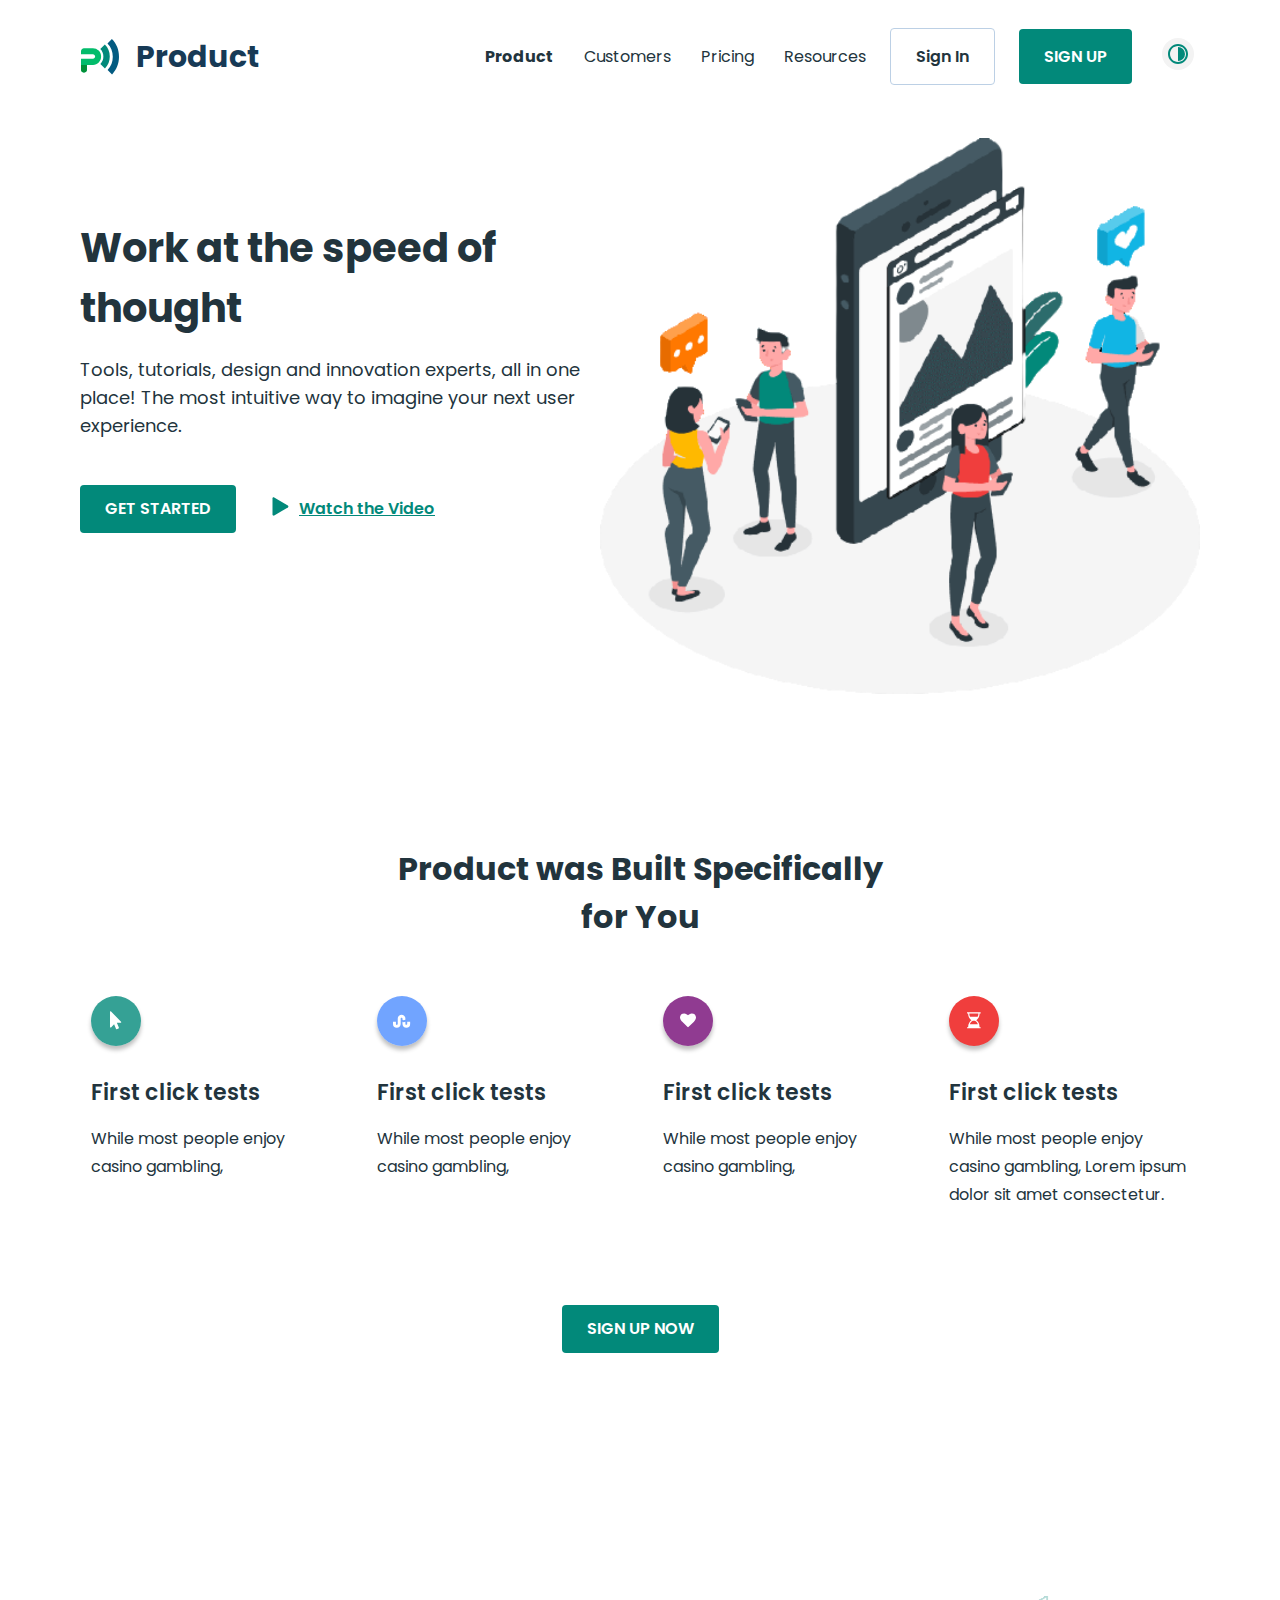
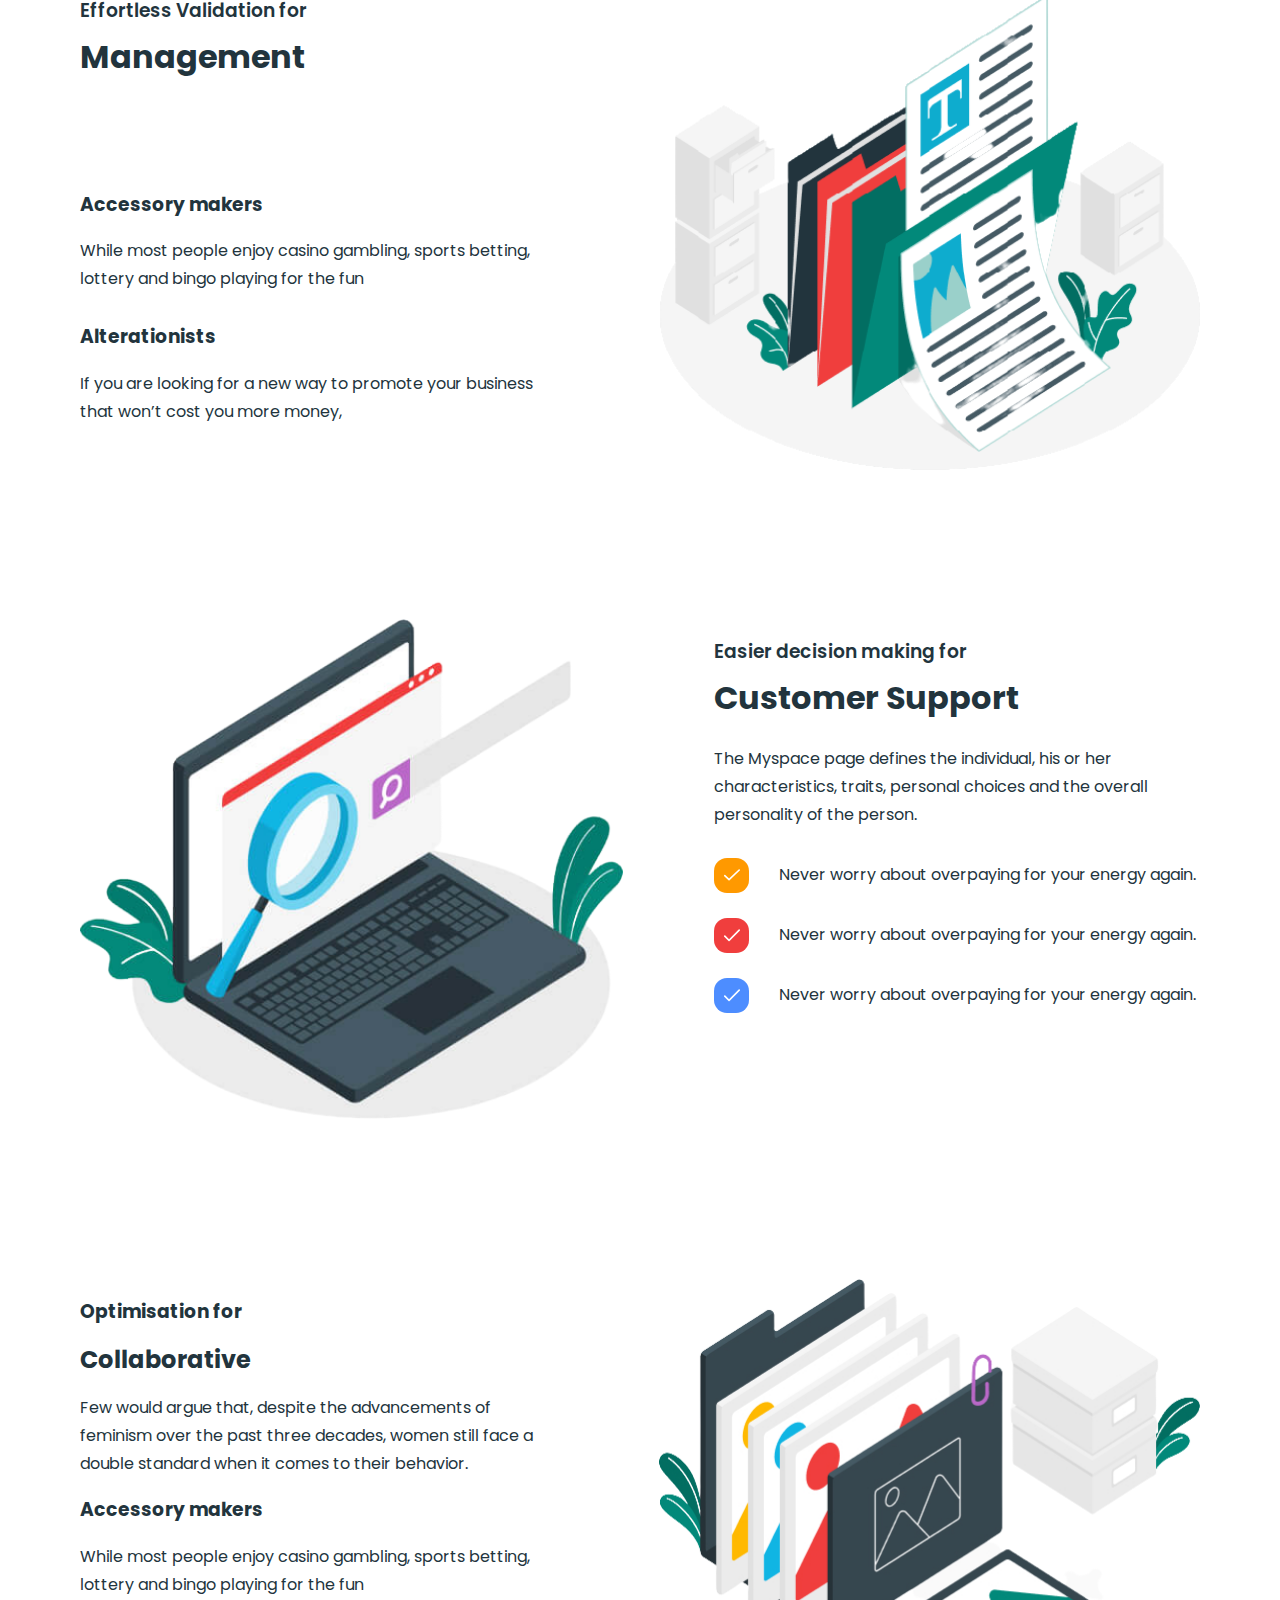
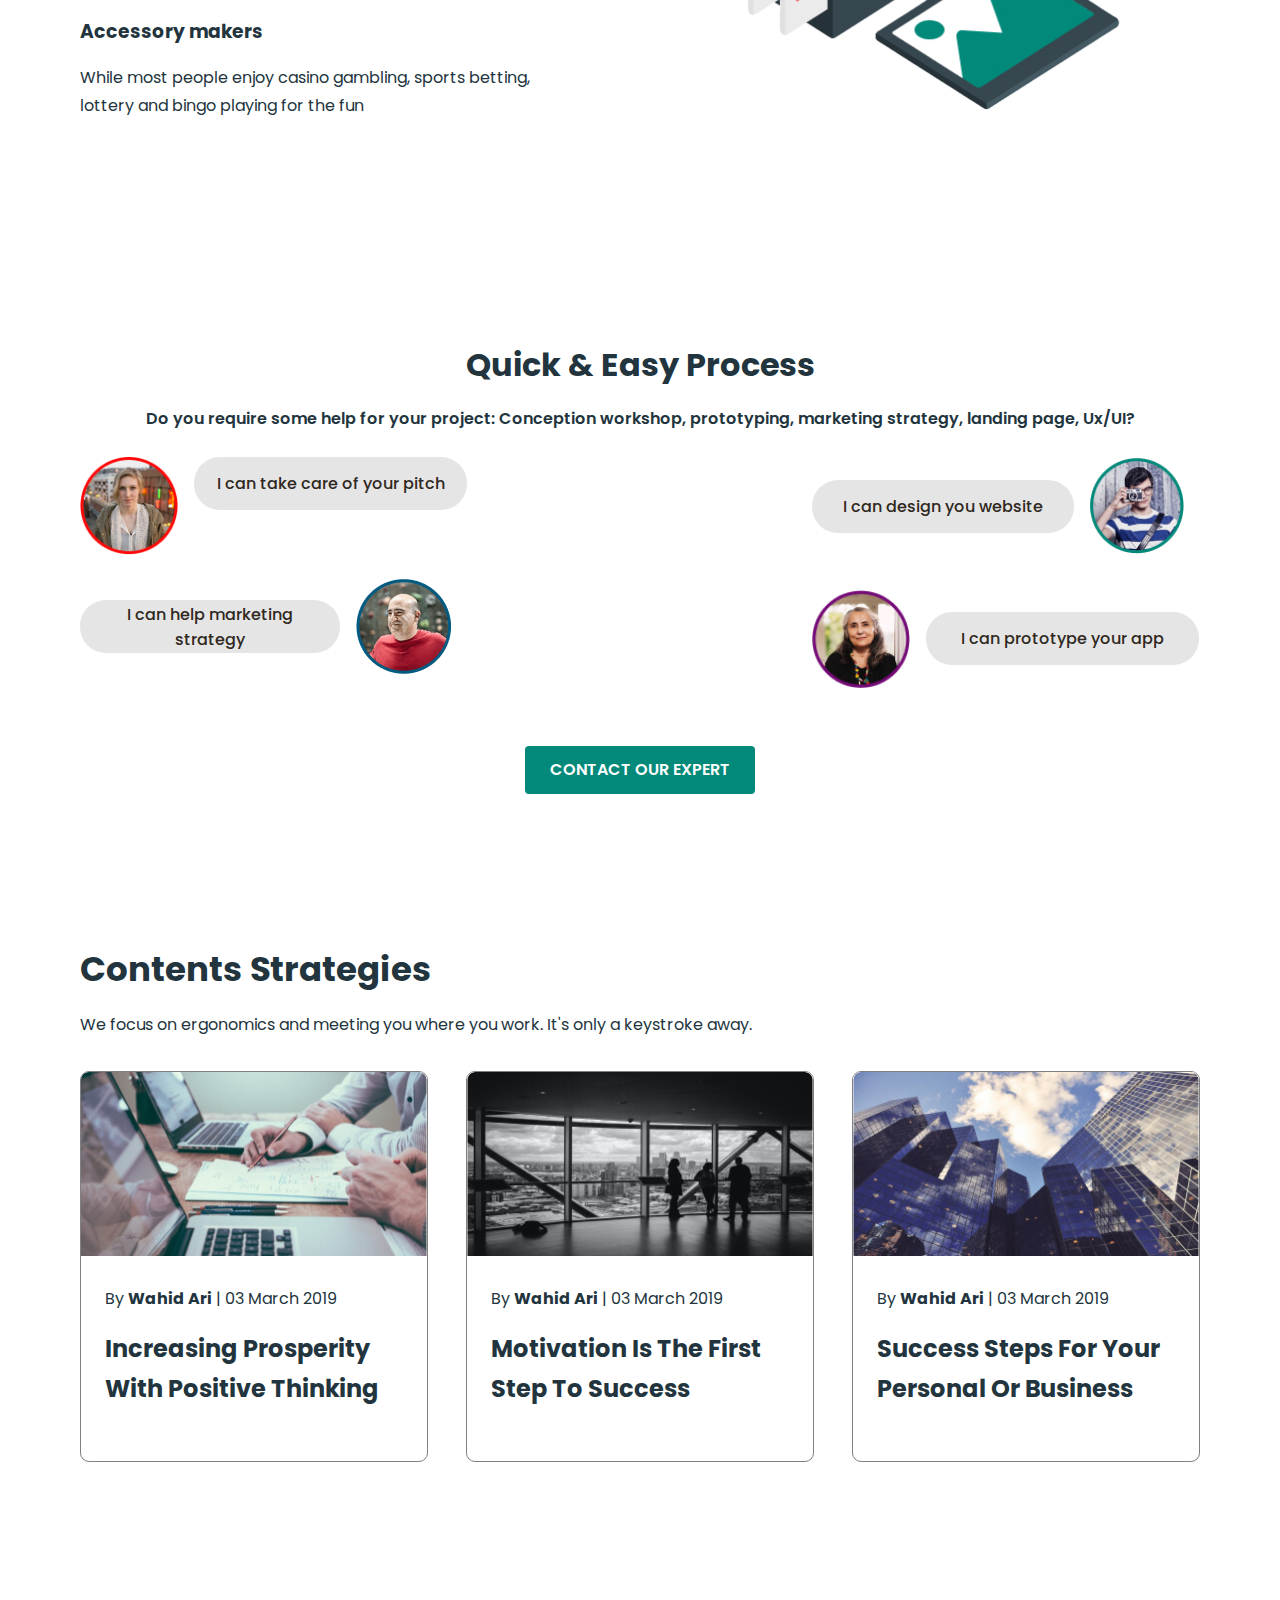
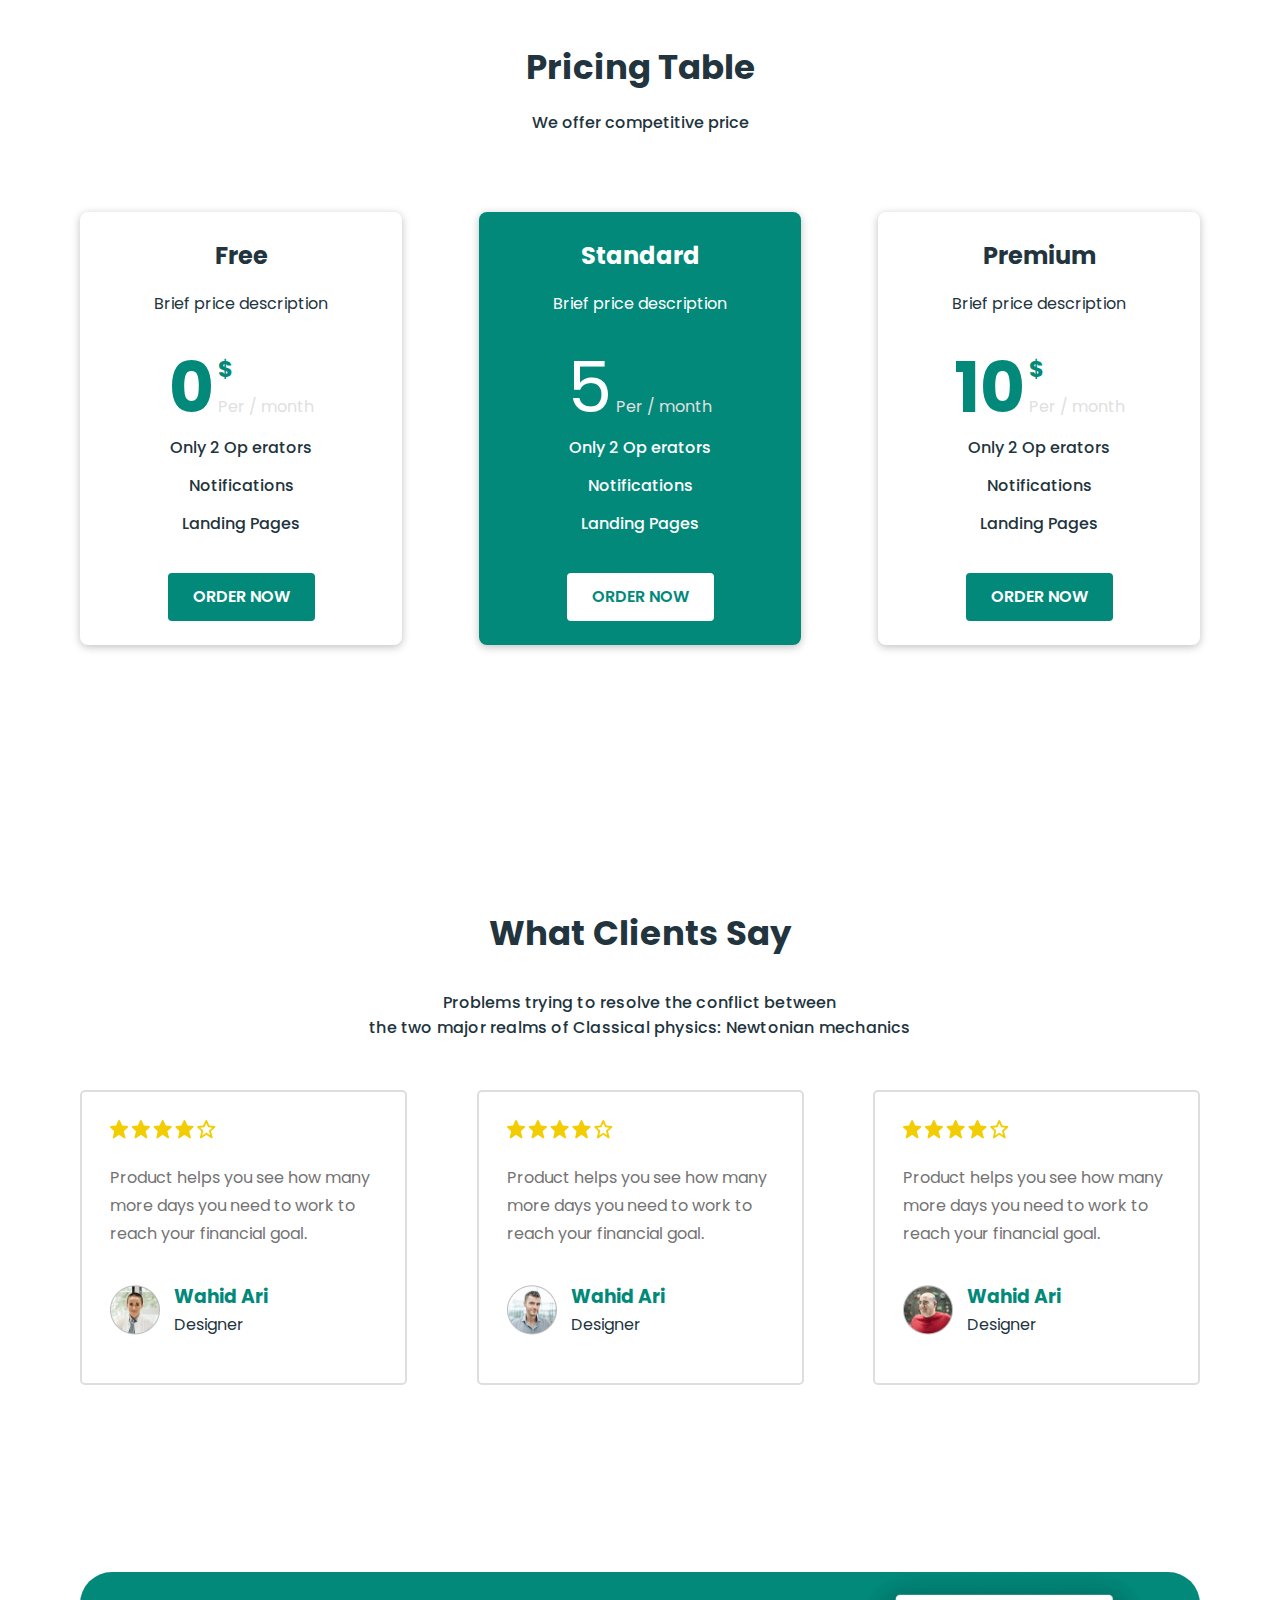
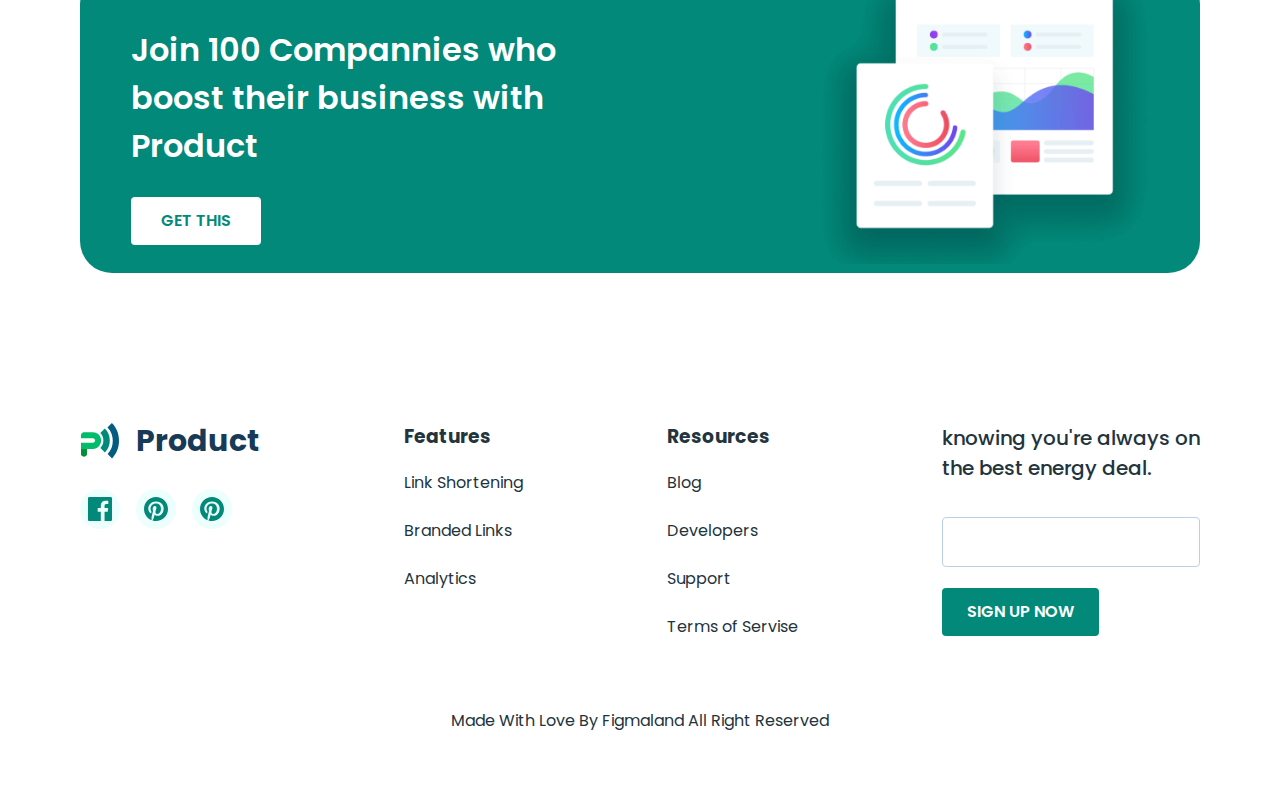
<file: index.html>
<!DOCTYPE html>
<html lang="en">
<head>
  <meta charset="UTF-8">
  <meta http-equiv="X-UA-Compatible" content="IE=edge">
  <meta name="viewport" content="width=device-width, initial-scale=1.0">
  <title>MyProduct</title>
  
  <!-- FONT-AWESOME -->
  <link rel="stylesheet" href="https://cdnjs.cloudflare.com/ajax/libs/font-awesome/6.4.0/css/all.min.css" integrity="sha512-iecdLmaskl7CVkqkXNQ/ZH/XLlvWZOJyj7Yy7tcenmpD1ypASozpmT/E0iPtmFIB46ZmdtAc9eNBvH0H/ZpiBw==" crossorigin="anonymous" referrerpolicy="no-referrer" />
  
  
  <!-- STYLES --> 
  <link rel="stylesheet" href="./css/necolas.github.io_normalize.css_8.0.1_normalize.css">
  <link rel="stylesheet" href="./css/styles.css">
  <link rel="stylesheet" href="./css/pricing.css">
</head>
<body>
  
  <!--SITE-HEADER -->
  <header class="site-header ">
    <div class=" site-header__container container">
      <!-- LOGO -->
      <a class="site-header__logo logo" href="index.html">
        <img class="logo__img" src="./img/logo-img.svg" alt="site-header-logo" width="165" height="30">
        <span class="logo__text">Product</span>
      </a>
      
      <!-- TOGGLER -->
      <button class="site-header__sitenav-toggler"><i class="fa-solid fa-bars"></i></button>
      
      <!-- SITENAV -->
      <div class="site-header__sitenav-wrapper">
        <nav class="site-header__sitenav sitenav">
          <ul class="sitenav__list">
            <li class="sitenav__item"><a class="sitenav__link sitenav__link-active" href="./index.html">Product</a></li>
            <li class="sitenav__item"><a class="sitenav__link" href="./customer.html">Customers</a></li>
            <li class="sitenav__item"><a class="sitenav__link" href="./pricing.html">Pricing</a></li>
            <li class="sitenav__item"><a class="sitenav__link" href="./resources.html">Resources</a></li>
          </ul>
        </nav>
        <!-- SITE-HEADER-AUTH -->
        <div class="site-header__auth">
          <a class="site-header__login-link" href="">Sign In</a>
          <a class="button button__nav" type="sumbit " href="#">Sign Up</a>
        </div>
        <!-- SITE-HEADER-TOGGLER-MOON -->
        <button type="button" class="site-header__togler-moon" href="">
          <span site-header__togler-inner>
            <img src="./img/moon.svg" alt="moon" width="32" height="32">
          </span>
        </button>
      </div>
    </div>
  </header>
  
  <!-- MAIN-CONTENT -->
  <main class="main-content">
    <!-- HERO -->
    <section class="hero">
      <div class=" hero__container container">
        <!-- HERO-INFO -->
        <div class="hero__info-wrapper">
          <h2 class="hero__heading">Work  at the speed
            of thought</h2>
            <p class="hero__text">Tools, tutorials, design and innovation experts, all in one place! The most intuitive way to imagine your next user experience.</p>
            
            <!-- HERO-AUTH -->
            <div class="hero__auth">
              <a type="button" class="button hero__button-auth" href="#">Get started</a>
              <button class="hero__auth-button--video" >
                <span class="hero__auth-button--inner">
                  <span class="hero__auth-button--img">
                    <img class="hero__auth--img" src="./img/hero-video.svg" alt="">
                  </span>
                  <a type="button" class="hero__auth-button--text" href="">Watch the Video</a>
                </span>
              </button>
            </div>
          </div>
          
          <!-- HERO-IMG -->
          <div class="hero__img-wrapper">
            <img class="hero__img" src="./img/hero-bg-removebg-preview.png" alt="" width="600" height="">
          </div>
        </div>
      </section>
      
      <!-- INDEX-FEATURES -->
      <section class="index-features">
        <div class="container">
          <div class="index-features__top">
            <h2 class="index-features__title">Product  was Built Specifically <br>
              for You</h2>
            </div>
            
            <!-- INDEX-FEATURES-WRAPPER -->
            <div class="index-features__wrapper">
              <!-- INDEX-FETURES-LIST -->
              <ul class="index-features__list">
                <!-- INDEX-FETURES-item -->
                <li class="index-features__item index-feature">
                  <div class="index-features__icon-wrapper">
                    <img class="index-feature__icon" src="./img/mish.svg" alt=""  width="12" height="18">
                  </div>
                  <h3 class="index-feature__title">First click tests</h3>
                  <p class="index.feature__text">While most people enjoy casino gambling,</p>
                </li>
                <!-- INDEX-FEATURES-ITEM -->
                <li class="index-features__item index-feature">
                  <div class=" index-features__icon-wrapper index-features__icon-wrapper--surveys">
                    <img class="index-feature__icon" src="./img/surveys.svg" alt="" width="18" height="18">
                  </div>
                  <h3 class="index-feature__title">First click tests</h3>
                  <p class="index.feature__text">While most people enjoy casino gambling,</p>
                </li>
                <!-- INDEX-FEATURES-ITEM -->
                <li class="index-features__item index-feature">
                  <div class=" index-features__icon-wrapper index-features__icon-wrapper--hard">
                    <img class="index-feature__icon" src="./img/hard.svg" alt=""  width="16" height="18">
                  </div>
                  <h3 class="index-feature__title">First click tests</h3>
                  <p class="index.feature__text">While most people enjoy casino gambling,</p>
                </li>
                <!-- INDEX-FEATURES-ITEM -->
                <li class="index-features__item index-feature">
                  <div class=" index-features__icon-wrapper index-features__icon-wrapper--second">
                    <img class="index-feature__icon" src="img/second.svg" alt=""  width="14" height="18">
                  </div>
                  <h3 class="index-feature__title">First click tests</h3>
                  <p class="index.feature__text">While most people enjoy casino gambling, Lorem ipsum dolor sit amet consectetur.</p>
                </li>
              </ul>
              
              <!-- INDEX-FEATURES-BUTTON -->
              <div class="index-features__button-wrapper">
                <a class="index-features__button button" href="#">SIGN UP NOW</a>
              </div>
            </div>
          </div>
        </section>
        
        
        
        <!-- MANAGMENT-CONTENT -->
        <section class="managment">
          <div class="managment__container container">
            <div class="managment__content">
              <div class="managment__contenet-top">
                <h3 class="managment__content-top--heading">Effortless Validation for</h3>
                <h2 class="managment__content-top--text">Management</h2>
              </div>
              <div class="managment__content-bottom">
                <div class="managment__content-bottom--wrapper">
                  <h3 class="managment__content-bottom--title">Accessory makers</h3>
                  <p class="managment__content-bottom--text">While most people enjoy casino gambling, sports betting, lottery and bingo playing for the fun</p>
                </div>
                <div class="managment__content-bottom--wrapper">
                  <h3 class="managment__content-bottom--title">Alterationists</h3>
                  <p class="managment__content-bottom--text">If you are looking for a new way to promote your business that won’t cost you more money, </p>
                </div>
              </div>
            </div>
            
            <!-- MANAGMENT-IMG -->
            <div class="managment__img-wrapper">
              <img class="managment__img" src="./img/managment-img-removebg-preview.png" alt="" width="540" height="473">
            </div>
          </div>
        </section>
        
        
        
        <!-- CUSTOMER -->
        <section class="customer">
          <div class=" customer__container container">
            <div class="customer__img-wrapper">
              <img class="customer__img" src="./img/customer-img-removebg-preview.png" alt="" width="543" height="500">
            </div>
            <!-- CUSTOMER-CONTENT -->
            <div class="customer__content">
              <div class="customer__content-top">
                <h3 class="customer__content--deck">Easier decision making for</h3>
                <h2 class="customer__content--heading">Customer Support</h2>
                <p class="customer__content--text">The Myspace page defines the individual, his or her characteristics, traits, personal choices and the overall personality of the person. </p>
              </div>
              
              <!-- CUSTOMER-INFO -->
              <div class="customer__info">
                <div class="customer__info--wrapper">
                  <div class="customer__info-wrapper-active">
                    <div class="customer__info-img--wrapper  cusomer__info-img--wrapper--yellow">
                      <img class="cutomer__info-img" src="./img/little.svg" alt=""  width="16" height="12">
                    </div>
                  </div>
                  <p class="cutomer__info-text">Never worry about overpaying for your energy again. </p>
                </div>
                <div class="customer__info--wrapper">
                  <div class="customer__info-wrapper-active">
                    <div class="customer__info-img--wrapper cusomer__info-img--wrapper--red">
                      <img class="customer__info-img" src="./img/little.svg" alt=""  width="16" height="12">
                    </div>
                  </div>
                  <p class="cutomer__info-text">Never worry about overpaying for your energy again. </p>
                </div>
                <div class="customer__info--wrapper">
                  <div class="cutomer__info-wrapper-active">
                    <div class="customer__info-img--wrapper cusomer__info-img--wrapper--blue">
                      <img class="customer__info-img" src="./img/little.svg" alt="" width="16" height="12">
                    </div>
                  </div>
                  <p class="cutomer__info-text">Never worry about overpaying for your energy again. </p>
                </div>
              </div>
            </div>
          </div>
        </section>
        
        
        
        <!-- OPTIMISATION -->
        <section class="optimisation"> 
          <div class=" optimisation__container container">
            <!-- OPTIMISATION__INFO -->
            <div class="optimisation__info">
              <div class="optimisation__info_top">
                <h3 class="optimisation__info-top--title">Optimisation for</h3>
                <h2 class="optimisation__info-top-heading">Collaborative</h2>
                <p class="optimisation__info-top--text">Few would argue that, despite the advancements of feminism over the past three decades, women still face a double standard when it comes to their behavior. </p>
              </div>
              <!-- OPTIMISATION--BOTTOM -->
              <div class="optimisation__bottom">
                <div class="optimisation__bottom-info">
                  <h3 class="optimisation__bottom-info-title">Accessory makers</h3>
                  <p class="optimisation__bottom-info--text">While most people enjoy casino gambling, sports betting, lottery and bingo playing for the fun</p>
                </div>
                <div class="optimisation__bottom-info">
                  <h3 class="optimisation__bottom-info-title">Accessory makers</h3>
                  <p class="optimisation__bottom-info--text">While most people enjoy casino gambling, sports betting, lottery and bingo playing for the fun</p>
                </div>
              </div>
            </div>
            
            <div class="optimisation__img-wrapper">
              <img class="optimisation__img" src="./img/optimisation-bg-removebg-preview.png" alt="" width="541" height="451">
            </div>
          </div>
        </section>
        
        
        <!-- PROCESS -->
        <section class="process">
          <div class=" process__container container">
            <div class="process__content-top">
              <h2 class="process__content-top--heading">Quick & Easy Process</h2>
              <p class="process__content-top--text">Do you require some help for your project: Conception workshop,
                prototyping, marketing strategy, landing page, Ux/UI?</p>
              </div>
              <!-- PROCESS-INFO -->
              <div class="process__info">
                
                <div class="process__info-container">
                  <div class="process__info-card process__info-card--item">
                    <img class="process__info-img"  src="./img/Avator.png" alt="" width="98px" height="98px">
                    <div class="process__info-card--msg">
                      <p class="process__info-card--text">I can take care of your pitch</p>
                    </div>
                  </div>
                  
                  <div class="process__info-card process__info-card--item">
                    <img class="process__info-img"  src="./img/kozoynak.png" alt="" width="98px" height="98px">
                    <div class="process__info-card--msg">
                      <p class="process__info-card--text">I can design you website</p>
                    </div>
                  </div>
                  
                  <div class="process__info-card process__info-card--item">
                    <img class="process__info-img"  src="./img/marketing.png" alt="" width="98px" height="98px">
                    <div class="process__info-card--msg">
                      <p class="process__info-card--text">I can help marketing strategy</p>
                    </div>
                  </div>
                  
                  <div class="process__info-card process__info-card--item">
                    <img class="process__info-img"  src="./img/app.png" alt="" width="98px" height="98px">
                    <div class="process__info-card--msg">
                      <p class="process__info-card--text">I can prototype your app</p>
                    </div>
                  </div>
                </div>
                
                <div class="process__button-wrapper">
                  <a class="button" href="">Contact our expert</a>
                </div>
              </div>
            </div>
          </section>
          
          
          <!-- GLOBAL-NEWS -->
          <section class="global-news">
            <div class="global-news__container container">
              <div class="global-news__info">
                <h2 class="global-news__info-heading">Contents Strategies</h2>
                <p class="global-news__info-text">We focus on ergonomics and meeting you where you work. It's only a keystroke away. </p>
              </div>
              
              <div class="global-news__card-wrapper">
                <div class="global-news__card global-news__card-item">
                  <img class="global-news__card-img" src="./img/hisob-kitob.jpg" alt="" width="348" height="185">
                  <div class="global-news__card-info">
                    <p class="global-news__card-text"> By <b>Wahid Ari</b> |  03 March 2019</p>
                    <h2 class="global-news__card-heading">Increasing Prosperity With Positive Thinking</h2>
                  </div>
                </div>
                
                <div class="global-news__card global-news__card-item">
                  <img class="global-news__card-img" src="./img/motivation.jpg" alt="" width="348" height="185">
                  <div class="global-news__card-info">
                    <p class="global-news__card-text"> By <b>Wahid Ari</b> |  03 March 2019</p>
                    <h2 class="global-news__card-heading">Motivation Is The First Step To Success</h2>
                  </div>
                </div>
                
                <div class="global-news__card global-news__card-item">
                  <img class="global-news__card-img" src="./img/bino.jpg" alt="" width="348" height="185">
                  <div class="global-news__card-info">
                    <p class="global-news__card-text"> By <b>Wahid Ari</b> |  03 March 2019</p>
                    <h2 class="global-news__card-heading">Success Steps For Your Personal Or Business</h2>
                  </div>
                </div>
              </div>
            </div>
          </section>
          
          
          <!-- PRICING -->
          <section class="pricing">
            <div class=" pricing__container container">
              <div class="pricing__info">
                <h2 class="pricing__info-heading">Pricing Table</h2>
                <p class="pricing__info-text">We offer competitive price</p>
              </div>
              
              <div class="pricing__inner">
                
                <section class="prising__plan prising__plan-item">
                  <h3 class="pricing__plan-title">Free</h3>
                  <p class="pricing__plan-text">Brief price description</p>
                  <div class="pricing__plan-price">
                    <span class="pricing__plan-number">0</span>
                    <span class="pricing__plan-currensy"><sup>$</sup></span>
                    <span class="pricing__plan-date">Per / month</span>
                  </div>
                  <ul class="pricing__plan-features">
                    <li class="prising__plan-feature">Only 2 Op erators</li>
                    <li class="prising__plan-feature">Notifications</li>
                    <li class="prising__plan-feature">Landing Pages</li>
                  </ul>
                  <a class="button" href="">Order Now</a>
                </section>
                
                <section class="prising__plan pricing__plan-standard prising__plan-item">
                  <h3 class="pricing__plan-title">Standard</h3>
                  <p class="pricing__plan-text">Brief price description</p>
                  <div class="pricing__plan-price">
                    
                    <span class="pricing__plan-standart">5</span>
                    <span class="pricing__plan-currensy"><sup>$</sup></span>
                    <span class="pricing__plan-date">Per / month</span>
                  </div>
                  <ul class="pricing__plan-features">
                    <li class="prising__plan-feature">Only 2 Op erators</li>
                    <li class="prising__plan-feature">Notifications</li>
                    <li class="prising__plan-feature">Landing Pages</li>
                  </ul>
                  <a class="button pricing__button-standard" href="">Order Now</a>
                </section>
                
                <section class="prising__plan prising__plan-item">
                  <h3 class="pricing__plan-title">Premium</h3>
                  <p class="pricing__plan-text">Brief price description</p>
                  <div class="pricing__plan-price">
                    
                    <span class="pricing__plan-number">10</span>
                    <span class="pricing__plan-currensy"><sup>$</sup></span>
                    <span class="pricing__plan-date">Per / month</span>
                  </div>
                  <ul class="pricing__plan-features">
                    <li class="prising__plan-feature">Only 2 Op erators</li>
                    <li class="prising__plan-feature">Notifications</li>
                    <li class="prising__plan-feature">Landing Pages</li>
                  </ul>
                  <a class="button" href="">Order Now</a>
                </section>
              </div>
            </div>
          </section>
          
          <!-- STORY -->
          <section class="story">
            
            <div class=" story__container container">
              <div class="story__info-top">
                <h2 class="story__info-top--heading">What Clients Say</h2>
                <p class="story__info-top--text">Problems trying to resolve the conflict between <br>
                  the two major realms of Classical physics: Newtonian mechanics </p>
                </div>
                
                <div class="story__card-wrapper">
                  <div class="story__card story__card-item">
                    <img src="./img/starts.svg" alt="" width="106" height="18">
                    <p class="story__card-text">Product helps you see how many 
                      more days you need to work to 
                      reach your financial goal.</p>
                      
                      <div class="story__card-img-info">
                        <img class="story__card-img" src="./img/story-women.png" alt="" width="50" height="50">
                        <div class="story__card-info-wrapper">
                          <h3 class="story__card-info-wrapper-title">Wahid Ari</h3>
                          <p class="story__card-info-wrapper-text">Designer</p>
                        </div>
                      </div>
                    </div>
                    
                    
                    
                    <div class="story__card story__card-item">
                      <img src="./img/starts.svg" alt="" width="106" height="18">
                      <p class="story__card-text">Product helps you see how many 
                        more days you need to work to 
                        reach your financial goal.</p>
                        
                        <div class="story__card-img-info">
                          <img class="story__card-img" src="./img/story-meen.png" alt="" width="50" height="50">
                          <div class="story__card-info-wrapper">
                            <h3 class="story__card-info-wrapper-title">Wahid Ari</h3>
                            <p class="story__card-info-wrapper-text">Designer</p>
                          </div>
                        </div>
                      </div>
                      
                      <div class="story__card story__card-item">
                        <img src="./img/starts.svg" alt="" width="106" height="18">
                        <p class="story__card-text">Product helps you see how many 
                          more days you need to work to 
                          reach your financial goal.</p>
                          <div class="story__card-img-info">
                            <img class="story__card-img" src="./img/story-eldrle.png" alt="" width="50" height="50">
                            <div class="story__card-info-wrapper">
                              <h3 class="story__card-info-wrapper-title">Wahid Ari</h3>
                              <p class="story__card-info-wrapper-text">Designer</p>
                            </div>
                          </div>
                        </div>
                      </div>
                      
                    </div>
                  </section>
                  
                  
                  <!-- CTA -->
                  <div class="container">
                    <section class="cta">
                      <div class="cta__container container">
                        <div class="cta__info">
                          <h2 class="cta__info-heading">Join 100 Compannies who boost their business with Product </h2>
                          <a class="button cta__button" href="">Get This</a>
                        </div>
                        <div class="cta__img">
                          <img src="./img/cta (1).png" alt="" width="351" height="332">
                        </div>
                      </div>
                    </section>
                  </div>
                  
                  
                  <!-- FOOTER -->
                  <footer class="site-footer">
                    <div class="site-footer__container container">
                      <!-- LOGO -->
                      
                      <div class="logo-social__wrapper">
                        <a class=" site-footer__logo logo" href="index.html">
                          <img class="logo__img" src="./img/logo-img.svg" alt="site-header-logo" width="165" height="30">
                          <span class="logo__text">Product</span>
                        </a>
                        
                        <section class="site-footer__socials socials">
                          <ul class="socials__list">
                            <li class="socials__item">
                              <a href="" class="socials__link">
                                <svg class="socials__icon" xmlns="http://www.w3.org/2000/svg" width="24" height="24" ><path fill="currentColor" d="M22.675 0H1.325C.593 0 0 .593 0 1.325v21.351C0 23.407.593 24 1.325 24H12.82v-9.294H9.692v-3.622h3.128V8.413c0-3.1 1.893-4.788 4.659-4.788 1.325 0 2.463.099 2.795.143v3.24l-1.918.001c-1.504 0-1.795.715-1.795 1.763v2.313h3.587l-.467 3.622h-3.12V24h6.116c.73 0 1.323-.593 1.323-1.325V1.325C24 .593 23.407 0 22.675 0Z"/></svg>
                              </a>
                            </li>
                            <li class="socials__item">
                              <a href="" class="socials__link">
                                <svg class="socials__icon" xmlns="http://www.w3.org/2000/svg" width="24" height="24" ><path fill="currentColor" d="M12 0C5.373 0 0 5.372 0 12c0 5.084 3.163 9.426 7.627 11.174-.105-.949-.2-2.405.042-3.441.218-.937 1.407-5.965 1.407-5.965s-.359-.719-.359-1.782c0-1.668.967-2.914 2.171-2.914 1.023 0 1.518.769 1.518 1.69 0 1.029-.655 2.568-.994 3.995-.283 1.194.599 2.169 1.777 2.169 2.133 0 3.772-2.249 3.772-5.495 0-2.873-2.064-4.882-5.012-4.882-3.414 0-5.418 2.561-5.418 5.207 0 1.031.397 2.138.893 2.738a.36.36 0 0 1 .083.345l-.333 1.36c-.053.22-.174.267-.402.161-1.499-.698-2.436-2.889-2.436-4.649 0-3.785 2.75-7.262 7.929-7.262 4.163 0 7.398 2.967 7.398 6.931 0 4.136-2.607 7.464-6.227 7.464-1.216 0-2.359-.631-2.75-1.378l-.748 2.853c-.271 1.043-1.002 2.35-1.492 3.146C9.57 23.812 10.763 24 12 24c6.627 0 12-5.373 12-12 0-6.628-5.373-12-12-12Z"/></svg>
                              </a>
                            </li>
                            <li class="socials__item">
                              <a href="" class="socials__link">
                                <svg class="socials__icon" xmlns="http://www.w3.org/2000/svg" width="24" height="24" ><path fill="currentColor" d="M12 0C5.373 0 0 5.372 0 12c0 5.084 3.163 9.426 7.627 11.174-.105-.949-.2-2.405.042-3.441.218-.937 1.407-5.965 1.407-5.965s-.359-.719-.359-1.782c0-1.668.967-2.914 2.171-2.914 1.023 0 1.518.769 1.518 1.69 0 1.029-.655 2.568-.994 3.995-.283 1.194.599 2.169 1.777 2.169 2.133 0 3.772-2.249 3.772-5.495 0-2.873-2.064-4.882-5.012-4.882-3.414 0-5.418 2.561-5.418 5.207 0 1.031.397 2.138.893 2.738a.36.36 0 0 1 .083.345l-.333 1.36c-.053.22-.174.267-.402.161-1.499-.698-2.436-2.889-2.436-4.649 0-3.785 2.75-7.262 7.929-7.262 4.163 0 7.398 2.967 7.398 6.931 0 4.136-2.607 7.464-6.227 7.464-1.216 0-2.359-.631-2.75-1.378l-.748 2.853c-.271 1.043-1.002 2.35-1.492 3.146C9.57 23.812 10.763 24 12 24c6.627 0 12-5.373 12-12 0-6.628-5.373-12-12-12Z"/></svg>
                              </a>
                            </li>
                          </ul>
                        </section>
                      </div>
                      
                      
                      
                      
                      <section class="site-footer__menu">
                        <h3 class="site-footer__menu-title">Features</h3>
                        <ul class="site-footer__menu-list">
                          <li class="site-footer__menu-item">
                            <a class="site-footer__menu-link" href="" >Link Shortening</a>
                          </li>
                          <li class="site-footer__menu-item">
                            <a class="site-footer__menu-link" href="" >Branded Links</a>
                          </li>
                          <li class="site-footer__menu-item">
                            <a class="site-footer__menu-link" href="" >Analytics</a>
                          </li>
                        </ul>
                      </section>
                      <section class="site-footer__menu">
                        <h3 class="site-footer__menu-title">Resources</h3>
                        <ul class="site-footer__menu-list">
                          <li class="site-footer__menu-item">
                            <a class="site-footer__menu-link" href="" >Blog</a>
                          </li>
                          <li class="site-footer__menu-item">
                            <a class="site-footer__menu-link" href="" >Developers</a>
                          </li>
                          <li class="site-footer__menu-item">
                            <a class="site-footer__menu-link" href="" >Support</a>
                          </li>
                          <li class="site-footer__menu-item">
                            <a class="site-footer__menu-link" href="" >Terms of Servise</a>
                          </li>
                        </ul>
                      </section>
                      
                      
                      <!-- FORM -->
                      
                      <div class="site-footer__info-form">
                        <h3 class="site-footer__info-title">knowing you're always on <br> the best energy deal. 
                        </h3>
                        
                        <div class="site-footer__form-wrapper">
                          <form class="site-footer__form" action="">
                            <div class="site-footer__input-wrapper">
                              <input class="site-footer__input" type="text" name="text" aria-label="site-footer-text-input">
                            </div>
                          </form>
                        </div>
                        <a class="button" href="">Sign Up Now</a>
                      </div>
                      
                      <!-- SITE-FOOTER-BOTTOM -->
                      <div class="site-footer__bottom-info">
                        <p class="site-footer__bottom-text">Made With Love By Figmaland All Right Reserved </p>
                      </div>
                    </div>
                    
                    
                    
                  </footer>
                </main>
                <script src="./js/main.js"></script>
              </body>
              </html>
</file>
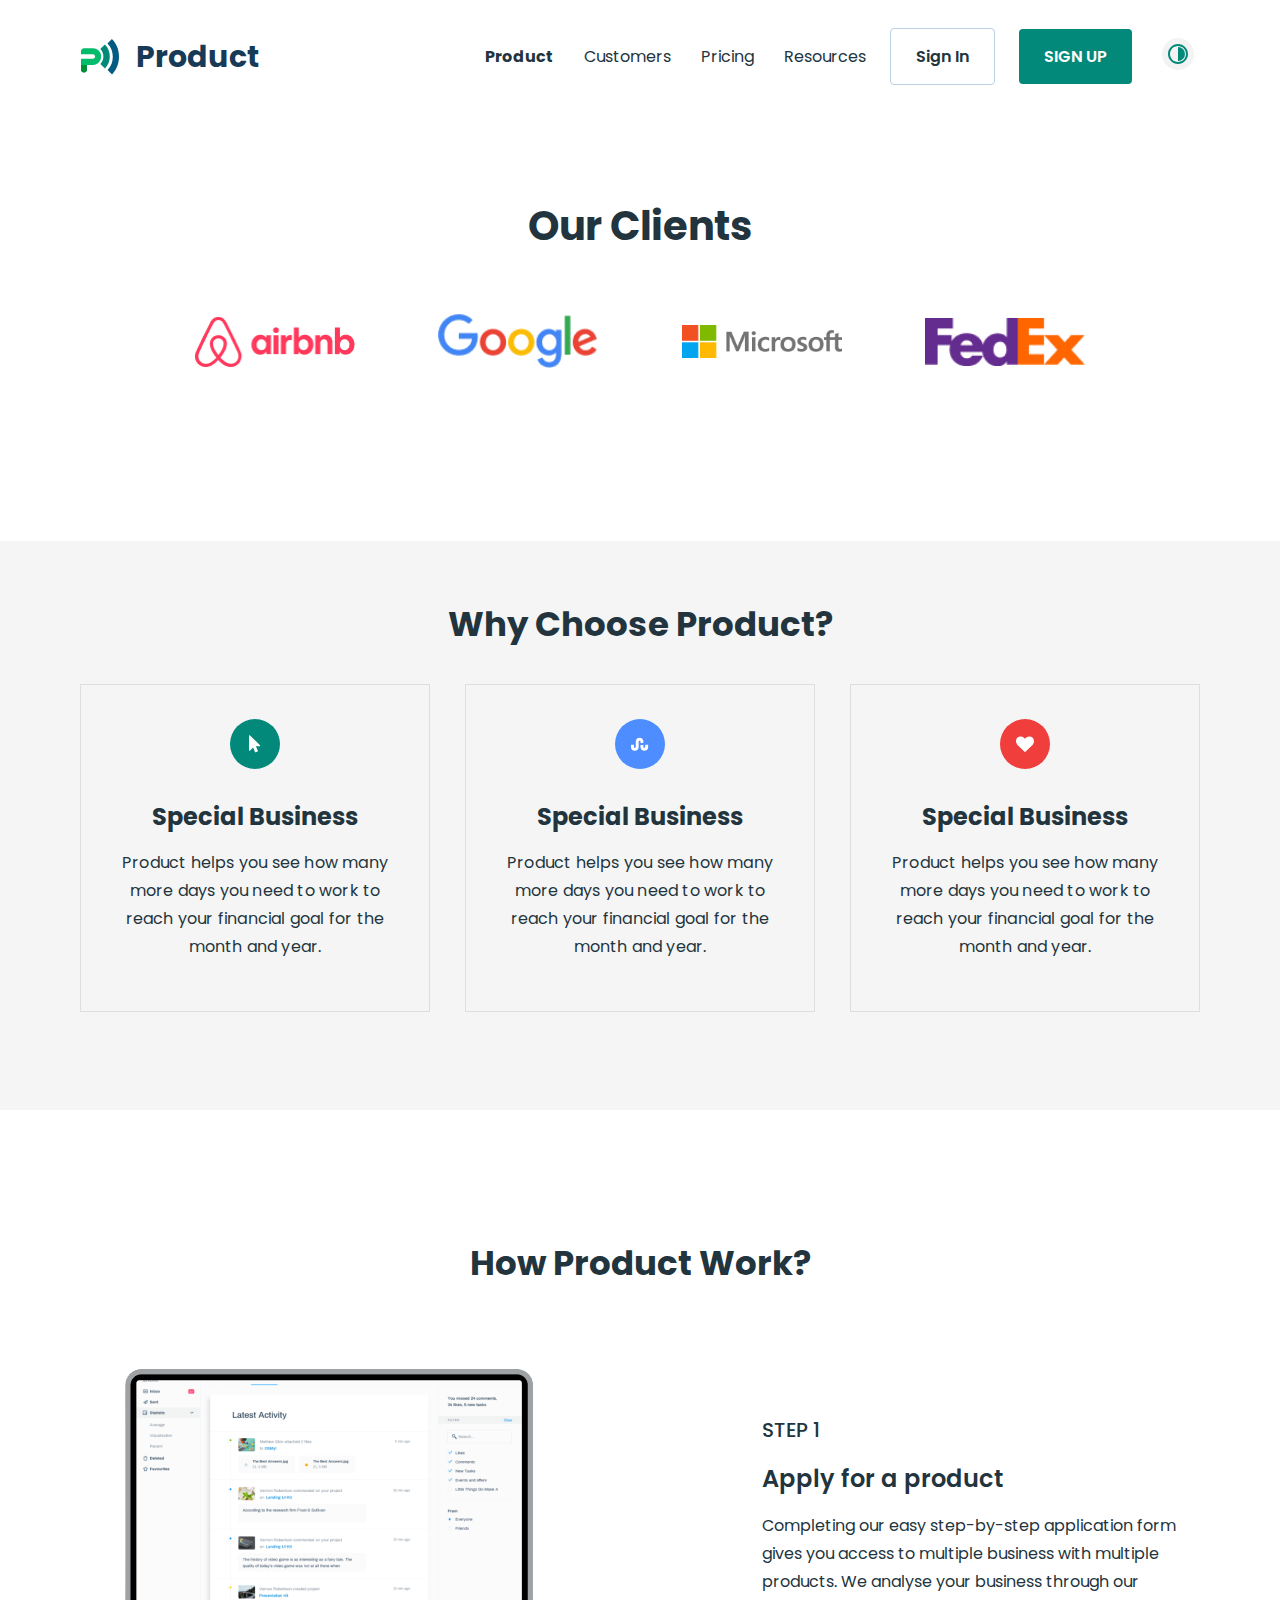
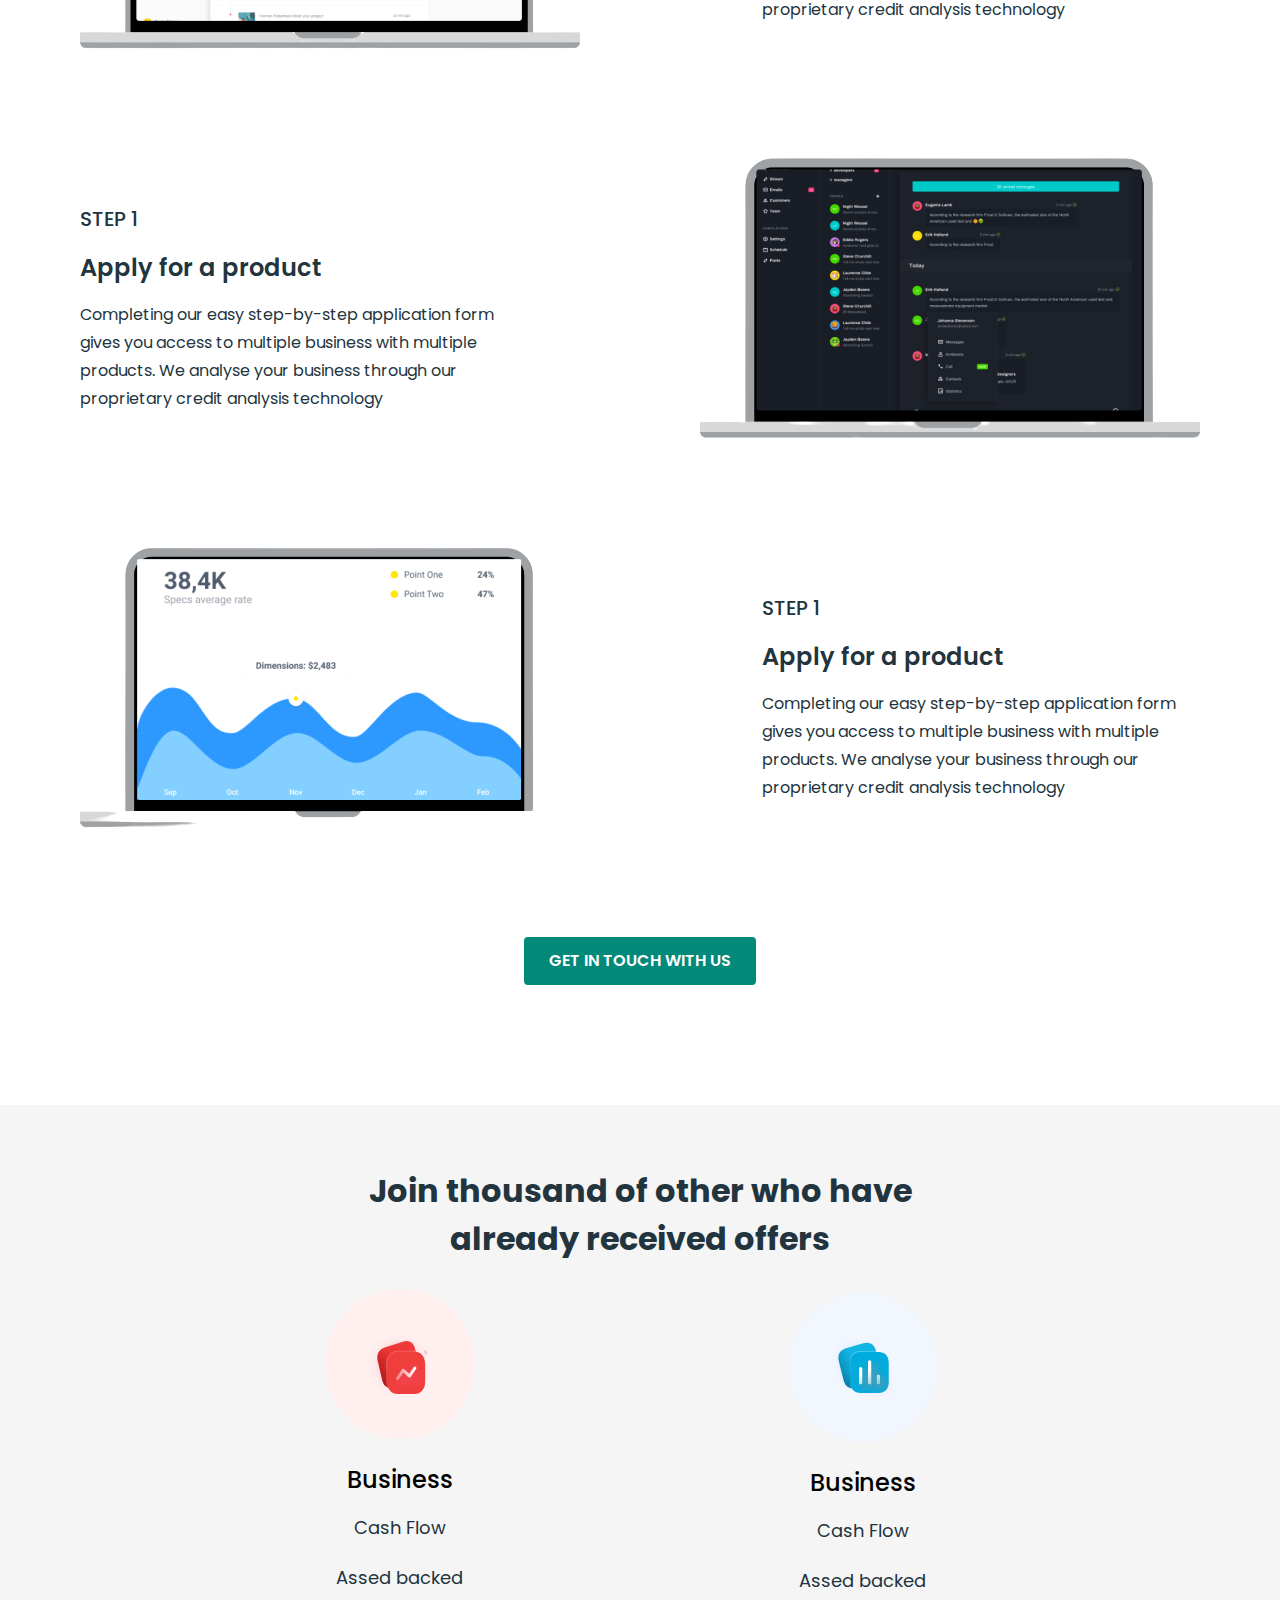
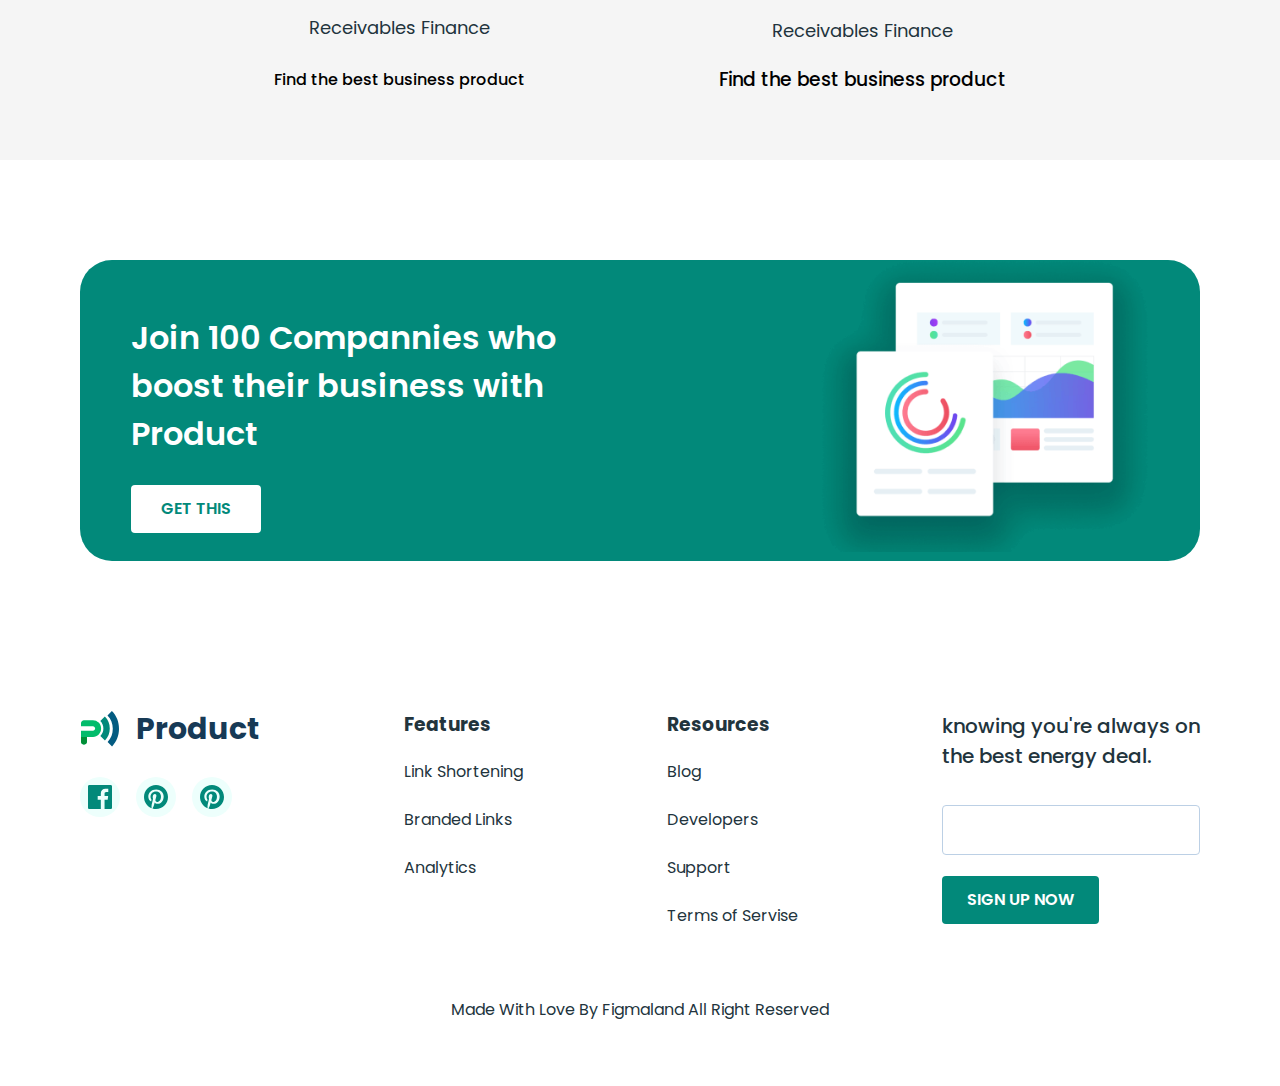
<file: customer.html>
<!DOCTYPE html>
<html lang="en">
<head>
  <meta charset="UTF-8">
  <meta http-equiv="X-UA-Compatible" content="IE=edge">
  <meta name="viewport" content="width=device-width, initial-scale=1.0">
  <title>MyProduct</title>
  
  <!-- FONT-AWESOME -->
  <link rel="stylesheet" href="https://cdnjs.cloudflare.com/ajax/libs/font-awesome/6.4.0/css/all.min.css" integrity="sha512-iecdLmaskl7CVkqkXNQ/ZH/XLlvWZOJyj7Yy7tcenmpD1ypASozpmT/E0iPtmFIB46ZmdtAc9eNBvH0H/ZpiBw==" crossorigin="anonymous" referrerpolicy="no-referrer" />
  
  
  <!-- STYLES --> 
  <link rel="stylesheet" href="./css/necolas.github.io_normalize.css_8.0.1_normalize.css">
  <link rel="stylesheet" href="./css/styles.css">
  <link rel="stylesheet" href="./css/pricing.css">
  <link rel="stylesheet" href="./css/customer.css">
</head>
<body>
  
  <!--SITE-HEADER -->
  <header class="site-header ">
    <div class=" site-header__container container">
      <!-- LOGO -->
      <a class="site-header__logo logo" href="index.html">
        <img class="logo__img" src="./img/logo-img.svg" alt="site-header-logo" width="165" height="30">
        <span class="logo__text">Product</span>
      </a>
      
      <!-- TOGGLER -->
      <button class="site-header__sitenav-toggler"><i class="fa-solid fa-bars"></i></button>
      
      <!-- SITENAV -->
      <div class="site-header__sitenav-wrapper">
        <nav class="site-header__sitenav sitenav">
          <ul class="sitenav__list">
            <li class="sitenav__item"><a class="sitenav__link sitenav__link-active" href="./index.html">Product</a></li>
            <li class="sitenav__item"><a class="sitenav__link" href="./customer.html">Customers</a></li>
            <li class="sitenav__item"><a class="sitenav__link" href="./pricing.html">Pricing</a></li>
            <li class="sitenav__item"><a class="sitenav__link" href="./resources.html">Resources</a></li>
          </ul>
        </nav>
        <!-- SITE-HEADER-AUTH -->
        <div class="site-header__auth">
          <a class="site-header__login-link" href="">Sign In</a>
          <a class="button button__nav" type="sumbit " href="#">Sign Up</a>
        </div>
        <!-- SITE-HEADER-TOGGLER-MOON -->
        <button type="button" class="site-header__togler-moon" href="">
          <span site-header__togler-inner>
            <img src="./img/moon.svg" alt="moon" width="32" height="32">
          </span>
        </button>
      </div>
    </div>
  </header>
  
  <!-- MAIN-CONTENT -->
  <main class="main-content">
    
    <!-- CLIENTS -->
    <section class="clients container">
      <div class="clients__info">
        <h2 class="clients__title">Our Clients</h2>
        <div class="clients__list">
          <li class="clients__item">
            <img class="clients__img" src="./img/Airbnb Logo.png" alt="" width="160px" height="42">
          </li>
          <li class="clients__item">
            <img class="clients__img" src="./img/Google Logo.png" alt="" width="160px" height="42">
          </li>
          <li class="clients__item">
            <img class="clients__img" src="./img/Microsoft Logo.png" alt="" width="160px" height="42">
          </li>
          <li class="clients__item">
            <img class="clients__img" src="./img/FedEx Logo.png" alt="" width="160px" height="42">
          </li>
        </div>
      </div>
    </section>
    
    <!-- CUSTOMER-PRODUCT -->
    
    <section class="customer-product">
      <div class="customer-product__container container">
        <div class="customer-product__top-info">
          <h3 class="customer-product__top-title">Why Choose Product?</h3>
        </div>
        
        <div class="customer-product__card-inner">
          <div class="customer-product__card customer-product__item">
            <div class="custom-product__card-img-wrapper index-features__icon-wrapper--mish">
              <img class="custom-product__card-img" src="./img/mish.svg" alt=""  width="12" height="18">
            </div>
            <div class="customer-product__button-info">
              <h3 class="customer-product__button-info-heading">Special Business</h3>
              <p class="customer-product__buttin-info-text">Product helps you see how many 
                more days you need to work 
                to reach your financial goal 
                for the month and year.</p>
              </div>
            </div>
            
            <div class="customer-product__card customer-product__item">
              <div class="custom-product__card-img-wrapper index-features__icon-wrapper--surveys">
                <img class="custom-product__card-img" src="./img/surveys.svg" alt=""  width="18" height="18">
              </div>
              <div class="customer-product__button-info">
                <h3 class="customer-product__button-info-heading">Special Business</h3>
                <p class="customer-product__buttin-info-text">Product helps you see how many 
                  more days you need to work 
                  to reach your financial goal 
                  for the month and year.</p>
                </div>
              </div>
              
              <div class="customer-product__card customer-product__item">
                <div class="custom-product__card-img-wrapper index-features__icon-wrapper--hard">
                  <img class="custom-product__card-img" src="./img/hard.svg" alt=""  width="18" height="18" >
                </div>
                <div class="customer-product__button-info">
                  <h3 class="customer-product__button-info-heading">Special Business</h3>
                  <p class="customer-product__buttin-info-text">Product helps you see how many  more days you need to work  to reach your financial goal  for the month and year.   
                  </p>
                </div>
              </div>
            </div>
          </div>
        </section>
        
        
        <!-- WORK -->
        <section class="work">
          <div class="work__container container">
            <h2 class="work__heading">How Product Work?</h2>
            
            <div class="work__img-info-wrapper">
              <div class="work__img-wrapper">
                <img class="work__img" src="./img/mac1-removebg-preview.png" alt="" width="500" height="279">
              </div>
              <div class="work__content">
                <h4 class="work__content-title">STEP 1</h4>
                <h3 class="work__content-heading">Apply for a product</h3>
                <p class="work__content-text">Completing our easy step-by-step application form gives you access to multiple business with multiple products. We analyse your business through our proprietary credit analysis technology </p>
              </div>
            </div>
            
            <div class="work__img-info-wrapper">
              <div class="work__img-wrapper">
                <img class="work__img" src="./img/mac2-removebg-preview.png" alt="" width="500" height="279">
              </div>
              <div class="work__content">
                <h4 class="work__content-title">STEP 1</h4>
                <h3 class="work__content-heading">Apply for a product</h3>
                <p class="work__content-text">Completing our easy step-by-step application form gives you access to multiple business with multiple products. We analyse your business through our proprietary credit analysis technology </p>
              </div>
            </div>
            
            <div class="work__img-info-wrapper">
              <div class="work__img-wrapper">
                <img class="work__img" src="./img/mac3-removebg-preview.png" alt="" width="500" height="279">
              </div>
              <div class="work__content">
                <h4 class="work__content-title">STEP 1</h4>
                <h3 class="work__content-heading">Apply for a product</h3>
                <p class="work__content-text">Completing our easy step-by-step application form gives you access to multiple business with multiple products. We analyse your business through our proprietary credit analysis technology </p>
              </div>
            </div>
            
            <!-- WORK-BUTTON -->
            <div class="work__button-wrapper">
              <a class=" button work__button" href="#">Get in touch with us</a>
            </div>
          </div>
        </section>
        
        <!-- RECEIVED -->
        <section class="received">
          <div class="received__container container">
            <h2 class="received__heading">Join thousand of other who have <br>
              already received offers</h2>
              
              <div class="received__card-wrapper">
                <div class="received__card received__card-item">
                  <div class="received__img-wrapper">
                    <img class="received__img" src="./img/Activity.svg" alt="" width="61" height="61">
                  </div>
                  <div class="received__card-info">
                    <h3 class="received__card-heading">Business</h3>
                    <p class="received__card-text">Cash Flow</p>
                    <p class="received__card-text">Assed backed</p>
                    <p class="received__card-text">Receivables Finance</p>
                    <h4 class="received__card-title">Find the best business product</h4>
                  </div>
                </div>
                
                <div class="received__card received__card-item">
                  <div class="received__img-wrapper received__img-wrapper-enterprice">
                    <img class="received__img" src="./img/Chart.svg" alt=""  width="61" height="61">
                  </div>
                  <div class="received__card-info">
                    <h3 class="received__card-heading">Business</h3>
                    <p class="received__card-text">Cash Flow</p>
                    <p class="received__card-text">Assed backed</p>
                    <p class="received__card-text">Receivables Finance</p>
                    <h3 class="received__card-title">Find the best business product</h3>
                  </div>
                </div>
              </div>
            </div>
          </section>
          
          <!-- CTA -->
          <div class="container">
            <section class="cta">
              <div class="cta__container container">
                <div class="cta__info">
                  <h2 class="cta__info-heading">Join 100 Compannies who boost their business with Product </h2>
                  <a class="button cta__button" href="">Get This</a>
                </div>
                <div class="cta__img">
                  <img src="./img/cta (1).png" alt="" width="351" height="332">
                </div>
              </div>
            </section>
          </div>
        </main>
        
        <!-- FOOTER -->
        <footer class="site-footer">
          <div class="site-footer__container container">
            <!-- LOGO -->
            
            <div class="logo-social__wrapper">
              <a class="site-footer__logo logo" href="index.html">
                <img class="logo__img" src="./img/logo-img.svg" alt="site-header-logo" width="165" height="30">
                <span class="logo__text">Product</span>
              </a>
              
              <section class="site-footer__socials socials">
                <ul class="socials__list">
                  <li class="socials__item">
                    <a href="" class="socials__link">
                      <svg class="socials__icon" xmlns="http://www.w3.org/2000/svg" width="24" height="24" ><path fill="currentColor" d="M22.675 0H1.325C.593 0 0 .593 0 1.325v21.351C0 23.407.593 24 1.325 24H12.82v-9.294H9.692v-3.622h3.128V8.413c0-3.1 1.893-4.788 4.659-4.788 1.325 0 2.463.099 2.795.143v3.24l-1.918.001c-1.504 0-1.795.715-1.795 1.763v2.313h3.587l-.467 3.622h-3.12V24h6.116c.73 0 1.323-.593 1.323-1.325V1.325C24 .593 23.407 0 22.675 0Z"/></svg>
                    </a>
                  </li>
                  <li class="socials__item">
                    <a href="" class="socials__link">
                      <svg class="socials__icon" xmlns="http://www.w3.org/2000/svg" width="24" height="24" ><path fill="currentColor" d="M12 0C5.373 0 0 5.372 0 12c0 5.084 3.163 9.426 7.627 11.174-.105-.949-.2-2.405.042-3.441.218-.937 1.407-5.965 1.407-5.965s-.359-.719-.359-1.782c0-1.668.967-2.914 2.171-2.914 1.023 0 1.518.769 1.518 1.69 0 1.029-.655 2.568-.994 3.995-.283 1.194.599 2.169 1.777 2.169 2.133 0 3.772-2.249 3.772-5.495 0-2.873-2.064-4.882-5.012-4.882-3.414 0-5.418 2.561-5.418 5.207 0 1.031.397 2.138.893 2.738a.36.36 0 0 1 .083.345l-.333 1.36c-.053.22-.174.267-.402.161-1.499-.698-2.436-2.889-2.436-4.649 0-3.785 2.75-7.262 7.929-7.262 4.163 0 7.398 2.967 7.398 6.931 0 4.136-2.607 7.464-6.227 7.464-1.216 0-2.359-.631-2.75-1.378l-.748 2.853c-.271 1.043-1.002 2.35-1.492 3.146C9.57 23.812 10.763 24 12 24c6.627 0 12-5.373 12-12 0-6.628-5.373-12-12-12Z"/></svg>
                    </a>
                  </li>
                  <li class="socials__item">
                    <a href="" class="socials__link">
                      <svg class="socials__icon" xmlns="http://www.w3.org/2000/svg" width="24" height="24" ><path fill="currentColor" d="M12 0C5.373 0 0 5.372 0 12c0 5.084 3.163 9.426 7.627 11.174-.105-.949-.2-2.405.042-3.441.218-.937 1.407-5.965 1.407-5.965s-.359-.719-.359-1.782c0-1.668.967-2.914 2.171-2.914 1.023 0 1.518.769 1.518 1.69 0 1.029-.655 2.568-.994 3.995-.283 1.194.599 2.169 1.777 2.169 2.133 0 3.772-2.249 3.772-5.495 0-2.873-2.064-4.882-5.012-4.882-3.414 0-5.418 2.561-5.418 5.207 0 1.031.397 2.138.893 2.738a.36.36 0 0 1 .083.345l-.333 1.36c-.053.22-.174.267-.402.161-1.499-.698-2.436-2.889-2.436-4.649 0-3.785 2.75-7.262 7.929-7.262 4.163 0 7.398 2.967 7.398 6.931 0 4.136-2.607 7.464-6.227 7.464-1.216 0-2.359-.631-2.75-1.378l-.748 2.853c-.271 1.043-1.002 2.35-1.492 3.146C9.57 23.812 10.763 24 12 24c6.627 0 12-5.373 12-12 0-6.628-5.373-12-12-12Z"/></svg>
                    </a>
                  </li>
                </ul>
              </section>
            </div>
            
            
            
            
            <section class="site-footer__menu">
              <h3 class="site-footer__menu-title">Features</h3>
              <ul class="site-footer__menu-list">
                <li class="site-footer__menu-item">
                  <a class="site-footer__menu-link" href="" >Link Shortening</a>
                </li>
                <li class="site-footer__menu-item">
                  <a class="site-footer__menu-link" href="" >Branded Links</a>
                </li>
                <li class="site-footer__menu-item">
                  <a class="site-footer__menu-link" href="" >Analytics</a>
                </li>
              </ul>
            </section>
            <section class="site-footer__menu">
              <h3 class="site-footer__menu-title">Resources</h3>
              <ul class="site-footer__menu-list">
                <li class="site-footer__menu-item">
                  <a class="site-footer__menu-link" href="" >Blog</a>
                </li>
                <li class="site-footer__menu-item">
                  <a class="site-footer__menu-link" href="" >Developers</a>
                </li>
                <li class="site-footer__menu-item">
                  <a class="site-footer__menu-link" href="" >Support</a>
                </li>
                <li class="site-footer__menu-item">
                  <a class="site-footer__menu-link" href="" >Terms of Servise</a>
                </li>
              </ul>
            </section>
            
            
            <!-- FORM -->
            <div class="site-footer__info-form">
              <h3 class="site-footer__info-title">knowing you're always on <br> the best energy deal. 
              </h3>
              
              <div class="site-footer__form-wrapper">
                <form class="site-footer__form" action="">
                  <div class="site-footer__input-wrapper">
                    <input class="site-footer__input" type="text" name="text" aria-label="site-footer-text-input">
                  </div>
                </form>
              </div>
              <a class="button" href="">Sign Up Now</a>
            </div>
            
            <!-- SITE-FOOTER-BOTTOM -->
            <div class="site-footer__bottom-info">
              <p class="site-footer__bottom-text">Made With Love By Figmaland All Right Reserved </p>
            </div>
          </div>
        </footer>
        <script src="./js/main.js"></script>
      </body>
      </html>
</file>
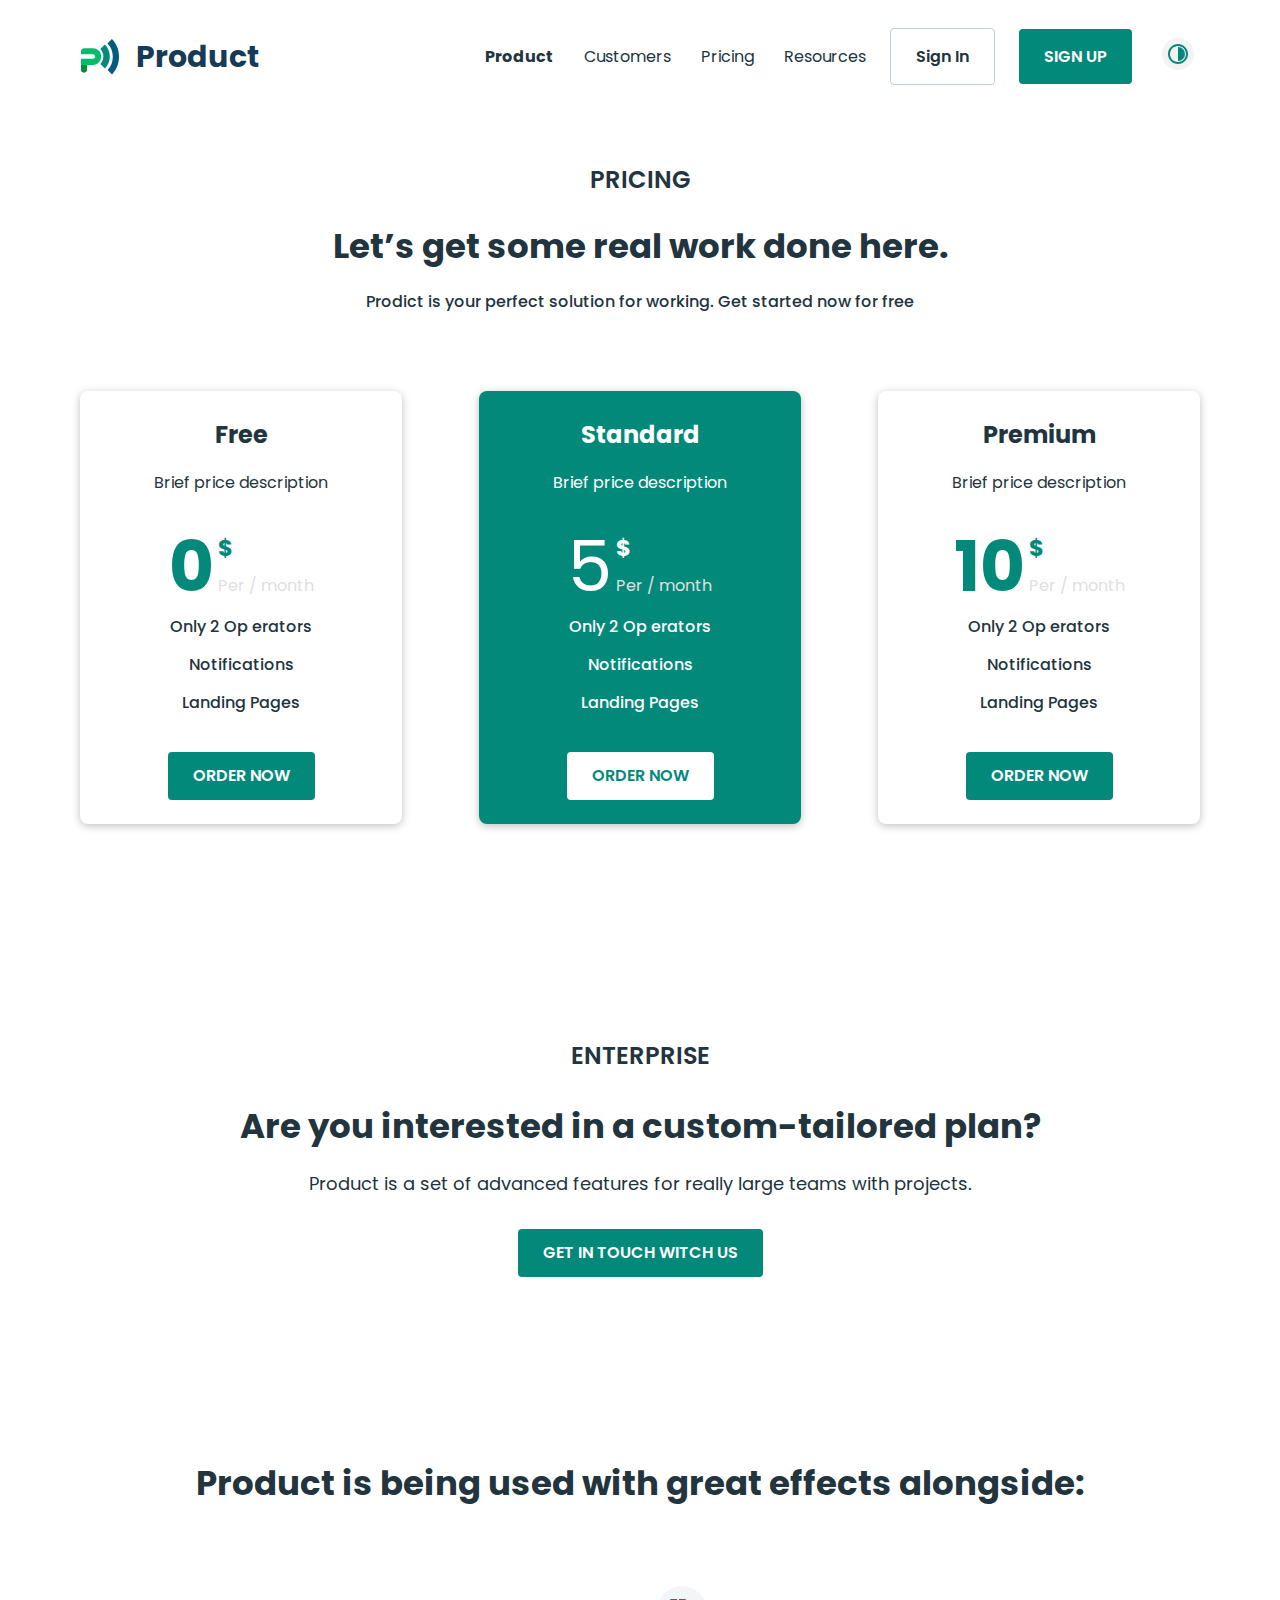
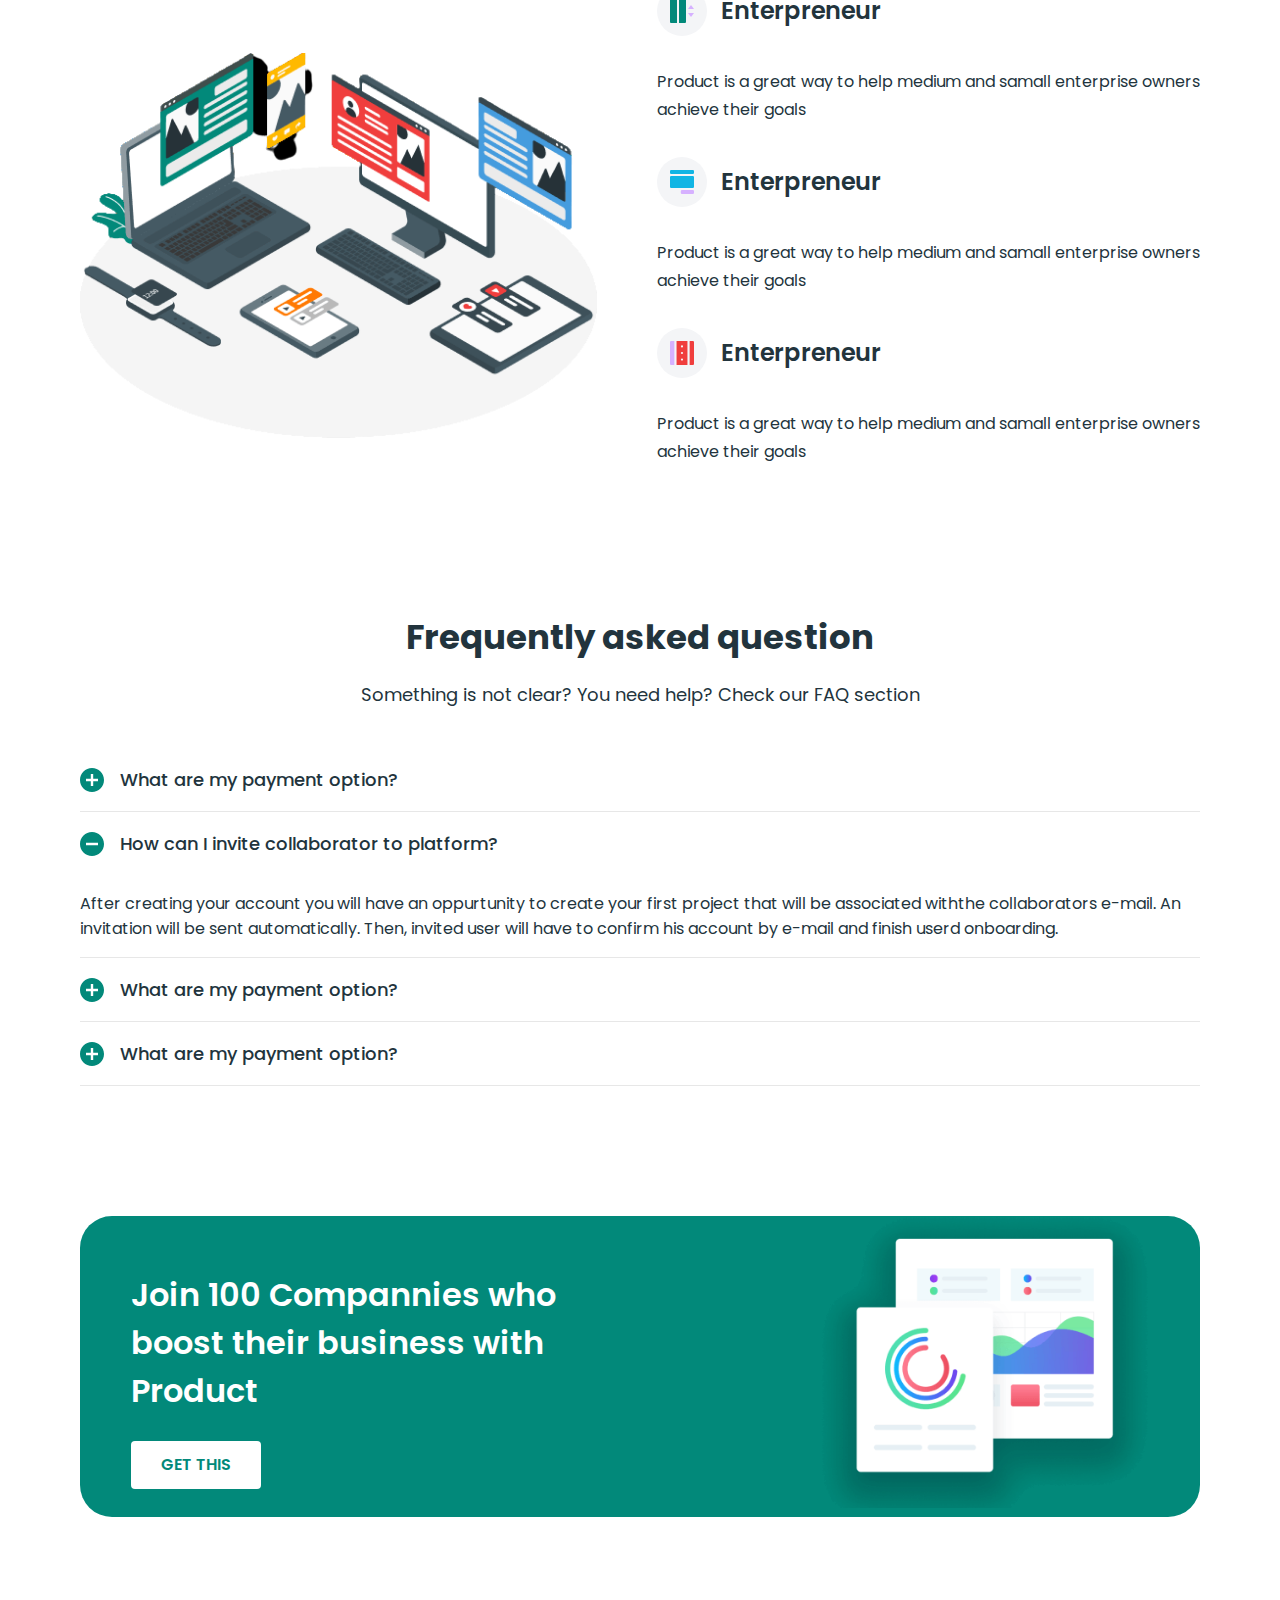
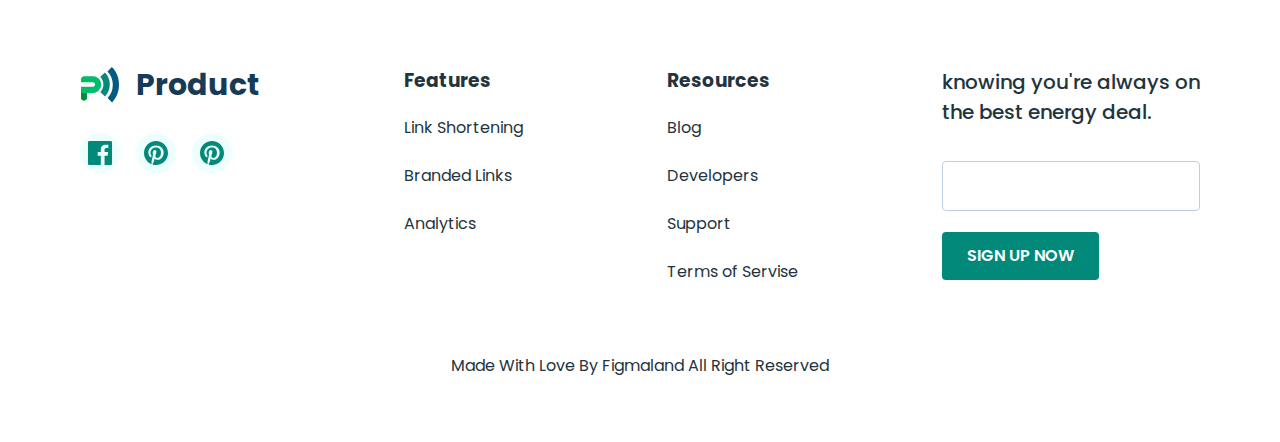
<file: pricing.html>
<!DOCTYPE html>
<html lang="en">
<head>
    <meta charset="UTF-8">
    <meta http-equiv="X-UA-Compatible" content="IE=edge">
    <meta name="viewport" content="width=device-width, initial-scale=1.0">
    <title>MyProduct</title>
    
    <!-- FONT-AWESOME -->
    <link rel="stylesheet" href="https://cdnjs.cloudflare.com/ajax/libs/font-awesome/6.4.0/css/all.min.css" integrity="sha512-iecdLmaskl7CVkqkXNQ/ZH/XLlvWZOJyj7Yy7tcenmpD1ypASozpmT/E0iPtmFIB46ZmdtAc9eNBvH0H/ZpiBw==" crossorigin="anonymous" referrerpolicy="no-referrer" />
    
    
    <!-- STYLES --> 
    <link rel="stylesheet" href="./css/necolas.github.io_normalize.css_8.0.1_normalize.css">
    <link rel="stylesheet" href="./css/styles.css">
    <link rel="stylesheet" href="./css/pricing.css">
</head>
<body>
    
    <!--SITE-HEADER -->
    <header class="site-header ">
        <div class=" site-header__container container">
            <!-- LOGO -->
            <a class="site-header__logo logo" href="index.html">
                <img class="logo__img" src="./img/logo-img.svg" alt="site-header-logo" width="165" height="30">
                <span class="logo__text">Product</span>
            </a>
            
            <!-- TOGGLER -->
            <button class="site-header__sitenav-toggler"><i class="fa-solid fa-bars"></i></button>
            
            <!-- SITENAV -->
            <div class="site-header__sitenav-wrapper">
                <nav class="site-header__sitenav sitenav">
                    <ul class="sitenav__list">
                        <li class="sitenav__item"><a class="sitenav__link sitenav__link-active" href="./index.html">Product</a></li>
                        <li class="sitenav__item"><a class="sitenav__link" href="./customer.html">Customers</a></li>
                        <li class="sitenav__item"><a class="sitenav__link" href="./pricing.html">Pricing</a></li>
                        <li class="sitenav__item"><a class="sitenav__link" href="./resources.html">Resources</a></li>
                    </ul>
                </nav>
                <!-- SITE-HEADER-AUTH -->
                <div class="site-header__auth">
                    <a class="site-header__login-link" href="">Sign In</a>
                    <a class="button button__nav" type="sumbit " href="#">Sign Up</a>
                </div>
                <!-- SITE-HEADER-TOGGLER-MOON -->
                <button type="button" class="site-header__togler-moon" href="">
                    <span site-header__togler-inner>
                        <img src="./img/moon.svg" alt="moon" width="32" height="32">
                    </span>
                </button>
            </div>
        </div>
    </header>
    
    <!-- MAIN-CONTENT -->
    <main class="main-content">
        <section class="pricing__inner">
            <div class=" pricing__container container">
                <div class="pricing__info">
                    <h3 class="pricing__info-title">PRICING</h3>
                    <h2 class="pricing__info-heading">Let’s get some real work done here.</h2>
                    <p class="pricing__info-text">Prodict is your perfect solution for working. Get started now for free</p>
                </div>
                
                <div class="pricing__inner">
                    
                    <section class="prising__plan prising__plan-item">
                        <h3 class="pricing__plan-title">Free</h3>
                        <p class="pricing__plan-text">Brief price description</p>
                        <div class="pricing__plan-price">
                            <span class="pricing__plan-number">0</span>
                            <span class="pricing__plan-currensy"><sup>$</sup></span>
                            <span class="pricing__plan-date">Per / month</span>
                        </div>
                        <ul class="pricing__plan-features">
                            <li class="prising__plan-feature">Only 2 Op erators</li>
                            <li class="prising__plan-feature">Notifications</li>
                            <li class="prising__plan-feature">Landing Pages</li>
                        </ul>
                        <a class="button" href="">Order Now</a>
                    </section>
                    
                    <section class="prising__plan pricing__plan-standard prising__plan-item">
                        <h3 class="pricing__plan-title">Standard</h3>
                        <p class="pricing__plan-text">Brief price description</p>
                        <div class="pricing__plan-price">
                            
                            <span class=" pricing__plan-standart">5</span>
                            <span class="pricing__plan-currensy pricing__plan-currensy-standard"><sup>$</sup></span>
                            <span class="pricing__plan-date">Per / month</span>
                        </div>
                        <ul class="pricing__plan-features  pricing__plan-standard">
                            <li class="prising__plan-feature">Only 2 Op erators</li>
                            <li class="prising__plan-feature">Notifications</li>
                            <li class="prising__plan-feature">Landing Pages</li>
                        </ul>
                        <a class="button pricing__button-standard" href="">Order Now</a>
                    </section>
                    
                    <section class="prising__plan prising__plan-item">
                        <h3 class="pricing__plan-title">Premium</h3>
                        <p class="pricing__plan-text">Brief price description</p>
                        <div class="pricing__plan-price">
                            
                            <span class="pricing__plan-number">10</span>
                            <span class="pricing__plan-currensy"><sup>$</sup></span>
                            <span class="pricing__plan-date">Per / month</span>
                        </div>
                        <ul class="pricing__plan-features">
                            <li class="prising__plan-feature">Only 2 Op erators</li>
                            <li class="prising__plan-feature">Notifications</li>
                            <li class="prising__plan-feature">Landing Pages</li>
                        </ul>
                        <a class="button" href="">Order Now</a>
                    </section>
                </div>
            </div>
        </section>
        
        <!-- CUSTOM -->
        <section class="custom">
            <div class="custom__container container">
                <h3 class="custom__title">ENTERPRISE</h3>
                <h2 class="custom__heading">Are you interested  in a custom-tailored plan?</h2>
                <p class="custom__text">Product is a set of advanced features for really large teams with projects.</p>
                <a class="button" href="#">Get in touch witch us</a>
            </div>
        </section>
        
        <!-- PRODUCT -->
        <section class="product">
            <div class="product__container container">
                <div class="product__container-top">
                    <h2 class="product__container-top-title">Product is being used with great effects alongside:</h2>
                    
                </div>
                <!-- PRODUCT-INNER -->
                <div class="product__container-inner">
                    <div class="product__container-inner-img-wrapper">
                        <img class="product__container-inner-img" src="./img/product-img-removebg-preview.png" alt="" width="528" height="392">
                    </div>
                    
                    <!-- PRODUCT-INFO -->
                    <div class="product__container-inner-info">
                        <div class="product__container-inner-info-wrapper">
                            <div class="product__container-inner-info-deck-info-wrapper">
                                <div class="product__container-inner-info-img-wrapper">
                                    <img class="product__container-inner-info-img" src="./img/Product-enterpreneur.svg" alt="" width="24" height="24">
                                </div>
                                <div class="product__container-inner-info-deck">
                                    <h3 class="product__container-inner-info-deck--title">Enterpreneur</h3>
                                </div>
                            </div>
                            <p class="product__container-inner-info-deck-text">Product is a great way to help medium and samall enterprise owners achieve their goals</p>
                        </div>
                        <div class="product__container-inner-info-wrapper">
                            <div class="product__container-inner-info-deck-info-wrapper">
                                <div class="product__container-inner-info-img-wrapper">
                                    <img class="product__container-inner-info-img" src="img/product-accountants.svg" alt="" width="24" height="24">
                                </div>
                                <div class="product__container-inner-info-deck">
                                    <h3 class="product__container-inner-info-deck--title">Enterpreneur</h3>
                                </div>
                            </div>
                            <p class="product__container-inner-info-deck-text">Product is a great way to help medium and samall enterprise owners achieve their goals</p>
                        </div>
                        <div class="product__container-inner-info-wrapper">
                            <div class="product__container-inner-info-deck-info-wrapper">
                                <div class="product__container-inner-info-img-wrapper">
                                    <img class="product__container-inner-info-img" src="./img/product-universiies.svg" alt="" width="24" height="24">
                                </div>
                                <div class="product__container-inner-info-deck">
                                    <h3 class="product__container-inner-info-deck--title">Enterpreneur</h3>
                                </div>
                            </div>
                            <p class="product__container-inner-info-deck-text">Product is a great way to help medium and samall enterprise owners achieve their goals</p>
                        </div>
                    </div>
                </div>
            </div>
        </section>
        
        <!-- QUESTION -->
        
        <section class="question">
            <div class="question__container  container">
                <div class="question__top">
                    <h2 class="question__top-heading">Frequently asked question</h2>
                    <p class="question__top-text">Something is not clear? You need help? Check our FAQ section</p>
                </div>
                
                <div class="question__bottom">
                    <div class="question__bottom-info">
                        <div class="question__bottom-info-inner">
                            <div class="question__buttom-img-wrapper">
                                <img class="question__buttom-img" src="./img/plus_circle.svg" alt="">
                            </div>
                            <div class="question__bottom-deck">
                                <p class="question__bottom-text">What are my payment option?</p>
                            </div>
                        </div>
                    </div>

                    <div class="question__bottom-info">
                        <div class="question__bottom-info-inner">
                            <div class="question__buttom-img-wrapper">
                                <img class="question__buttom-img" src="./img/minus_circle.svg" alt="">
                            </div>
                            <div class="question__bottom-deck">
                                <p class="question__bottom-text">How can I invite collaborator to platform?</p>
                            </div>
                        </div>
                        <p class="question__bottom-minus-text">After creating your account you will have an oppurtunity to create your first project that will be associated withthe collaborators e-mail. An invitation  will be sent automatically. Then, invited user will have to confirm his account by e-mail and finish userd onboarding.</p>
                    </div>

                    <div class="question__bottom-info">
                        <div class="question__bottom-info-inner">
                            <div class="question__buttom-img-wrapper">
                                <img class="question__buttom-img" src="./img/plus_circle.svg" alt="">
                            </div>
                            <div class="question__bottom-deck">
                                <p class="question__bottom-text">What are my payment option?</p>
                            </div>
                        </div>
                    </div>

                    <div class="question__bottom-info">
                        <div class="question__bottom-info-inner">
                            <div class="question__buttom-img-wrapper">
                                <img class="question__buttom-img" src="./img/plus_circle.svg" alt="">
                            </div>
                            <div class="question__bottom-deck">
                                <p class="question__bottom-text">What are my payment option?</p>
                            </div>
                        </div>
                    </div>
                </div>
            </div>
        </section>
        


        <!-- CTA -->
        <div class="container">
            <section class="cta">
              <div class="cta__container container">
                <div class="cta__info">
                  <h2 class="cta__info-heading">Join 100 Compannies who boost their business with Product </h2>
                  <a class="button cta__button" href="">Get This</a>
                </div>
                <div class="cta__img">
                  <img src="./img/cta (1).png" alt="" width="351" height="332">
                </div>
              </div>
            </section>
          </div>
    </main>


    <!-- FOOTER -->
    <footer class="site-footer">
        <div class="site-footer__container container">
          
            <!-- LOGO -->
          <div class="logo-social__wrapper">
            <a class=" site-footer__logo logo" href="index.html">
              <img class="logo__img" src="./img/logo-img.svg" alt="site-header-logo" width="165" height="30">
              <span class="logo__text">Product</span>
            </a>
            
            <!-- SITE-FOOTER-SOCIALS -->
            <section class="site-footer__socials socials">
              <ul class="socials__list">
                <li class="socials__item">
                  <a href="" class="socials__link">
                    <svg class="socials__icon" xmlns="http://www.w3.org/2000/svg" width="24" height="24" ><path fill="currentColor" d="M22.675 0H1.325C.593 0 0 .593 0 1.325v21.351C0 23.407.593 24 1.325 24H12.82v-9.294H9.692v-3.622h3.128V8.413c0-3.1 1.893-4.788 4.659-4.788 1.325 0 2.463.099 2.795.143v3.24l-1.918.001c-1.504 0-1.795.715-1.795 1.763v2.313h3.587l-.467 3.622h-3.12V24h6.116c.73 0 1.323-.593 1.323-1.325V1.325C24 .593 23.407 0 22.675 0Z"/></svg>
                  </a>
                </li>
                <li class="socials__item">
                  <a href="" class="socials__link">
                    <svg class="socials__icon" xmlns="http://www.w3.org/2000/svg" width="24" height="24" ><path fill="currentColor" d="M12 0C5.373 0 0 5.372 0 12c0 5.084 3.163 9.426 7.627 11.174-.105-.949-.2-2.405.042-3.441.218-.937 1.407-5.965 1.407-5.965s-.359-.719-.359-1.782c0-1.668.967-2.914 2.171-2.914 1.023 0 1.518.769 1.518 1.69 0 1.029-.655 2.568-.994 3.995-.283 1.194.599 2.169 1.777 2.169 2.133 0 3.772-2.249 3.772-5.495 0-2.873-2.064-4.882-5.012-4.882-3.414 0-5.418 2.561-5.418 5.207 0 1.031.397 2.138.893 2.738a.36.36 0 0 1 .083.345l-.333 1.36c-.053.22-.174.267-.402.161-1.499-.698-2.436-2.889-2.436-4.649 0-3.785 2.75-7.262 7.929-7.262 4.163 0 7.398 2.967 7.398 6.931 0 4.136-2.607 7.464-6.227 7.464-1.216 0-2.359-.631-2.75-1.378l-.748 2.853c-.271 1.043-1.002 2.35-1.492 3.146C9.57 23.812 10.763 24 12 24c6.627 0 12-5.373 12-12 0-6.628-5.373-12-12-12Z"/></svg>
                  </a>
                </li>
                <li class="socials__item">
                  <a href="" class="socials__link">
                    <svg class="socials__icon" xmlns="http://www.w3.org/2000/svg" width="24" height="24" ><path fill="currentColor" d="M12 0C5.373 0 0 5.372 0 12c0 5.084 3.163 9.426 7.627 11.174-.105-.949-.2-2.405.042-3.441.218-.937 1.407-5.965 1.407-5.965s-.359-.719-.359-1.782c0-1.668.967-2.914 2.171-2.914 1.023 0 1.518.769 1.518 1.69 0 1.029-.655 2.568-.994 3.995-.283 1.194.599 2.169 1.777 2.169 2.133 0 3.772-2.249 3.772-5.495 0-2.873-2.064-4.882-5.012-4.882-3.414 0-5.418 2.561-5.418 5.207 0 1.031.397 2.138.893 2.738a.36.36 0 0 1 .083.345l-.333 1.36c-.053.22-.174.267-.402.161-1.499-.698-2.436-2.889-2.436-4.649 0-3.785 2.75-7.262 7.929-7.262 4.163 0 7.398 2.967 7.398 6.931 0 4.136-2.607 7.464-6.227 7.464-1.216 0-2.359-.631-2.75-1.378l-.748 2.853c-.271 1.043-1.002 2.35-1.492 3.146C9.57 23.812 10.763 24 12 24c6.627 0 12-5.373 12-12 0-6.628-5.373-12-12-12Z"/></svg>
                  </a>
                </li>
              </ul>
            </section>
          </div>
          
          <!-- SITE-FOOTER-MENU -->
          <section class="site-footer__menu">
            <h3 class="site-footer__menu-title">Features</h3>
            <ul class="site-footer__menu-list">
              <li class="site-footer__menu-item">
                <a class="site-footer__menu-link" href="" >Link Shortening</a>
              </li>
              <li class="site-footer__menu-item">
                <a class="site-footer__menu-link" href="" >Branded Links</a>
              </li>
              <li class="site-footer__menu-item">
                <a class="site-footer__menu-link" href="" >Analytics</a>
              </li>
            </ul>
          </section>
          <section class="site-footer__menu">
            <h3 class="site-footer__menu-title">Resources</h3>
            <ul class="site-footer__menu-list">
              <li class="site-footer__menu-item">
                <a class="site-footer__menu-link" href="" >Blog</a>
              </li>
              <li class="site-footer__menu-item">
                <a class="site-footer__menu-link" href="" >Developers</a>
              </li>
              <li class="site-footer__menu-item">
                <a class="site-footer__menu-link" href="" >Support</a>
              </li>
              <li class="site-footer__menu-item">
                <a class="site-footer__menu-link" href="" >Terms of Servise</a>
              </li>
            </ul>
          </section>
          
          
          <!-- FORM -->
          <div class="site-footer__info-form">
            <h3 class="site-footer__info-title">knowing you're always on <br> the best energy deal. 
            </h3>
            <div class="site-footer__form-wrapper">
              <form class="site-footer__form" action="">
                <div class="site-footer__input-wrapper">
                  <input class="site-footer__input" type="text" name="text" aria-label="site-footer-text-input">
                </div>
              </form>
            </div>
            <a class="button" href="">Sign Up Now</a>
          </div>

          
          <!-- SITE-FOOTER-BOTTOM -->
          <div class="site-footer__bottom-info">
            <p class="site-footer__bottom-text">Made With Love By Figmaland All Right Reserved </p>
          </div>
        </div>
      </footer>
    <script src="./js/main.js"></script>
</body>
</html>
</file>
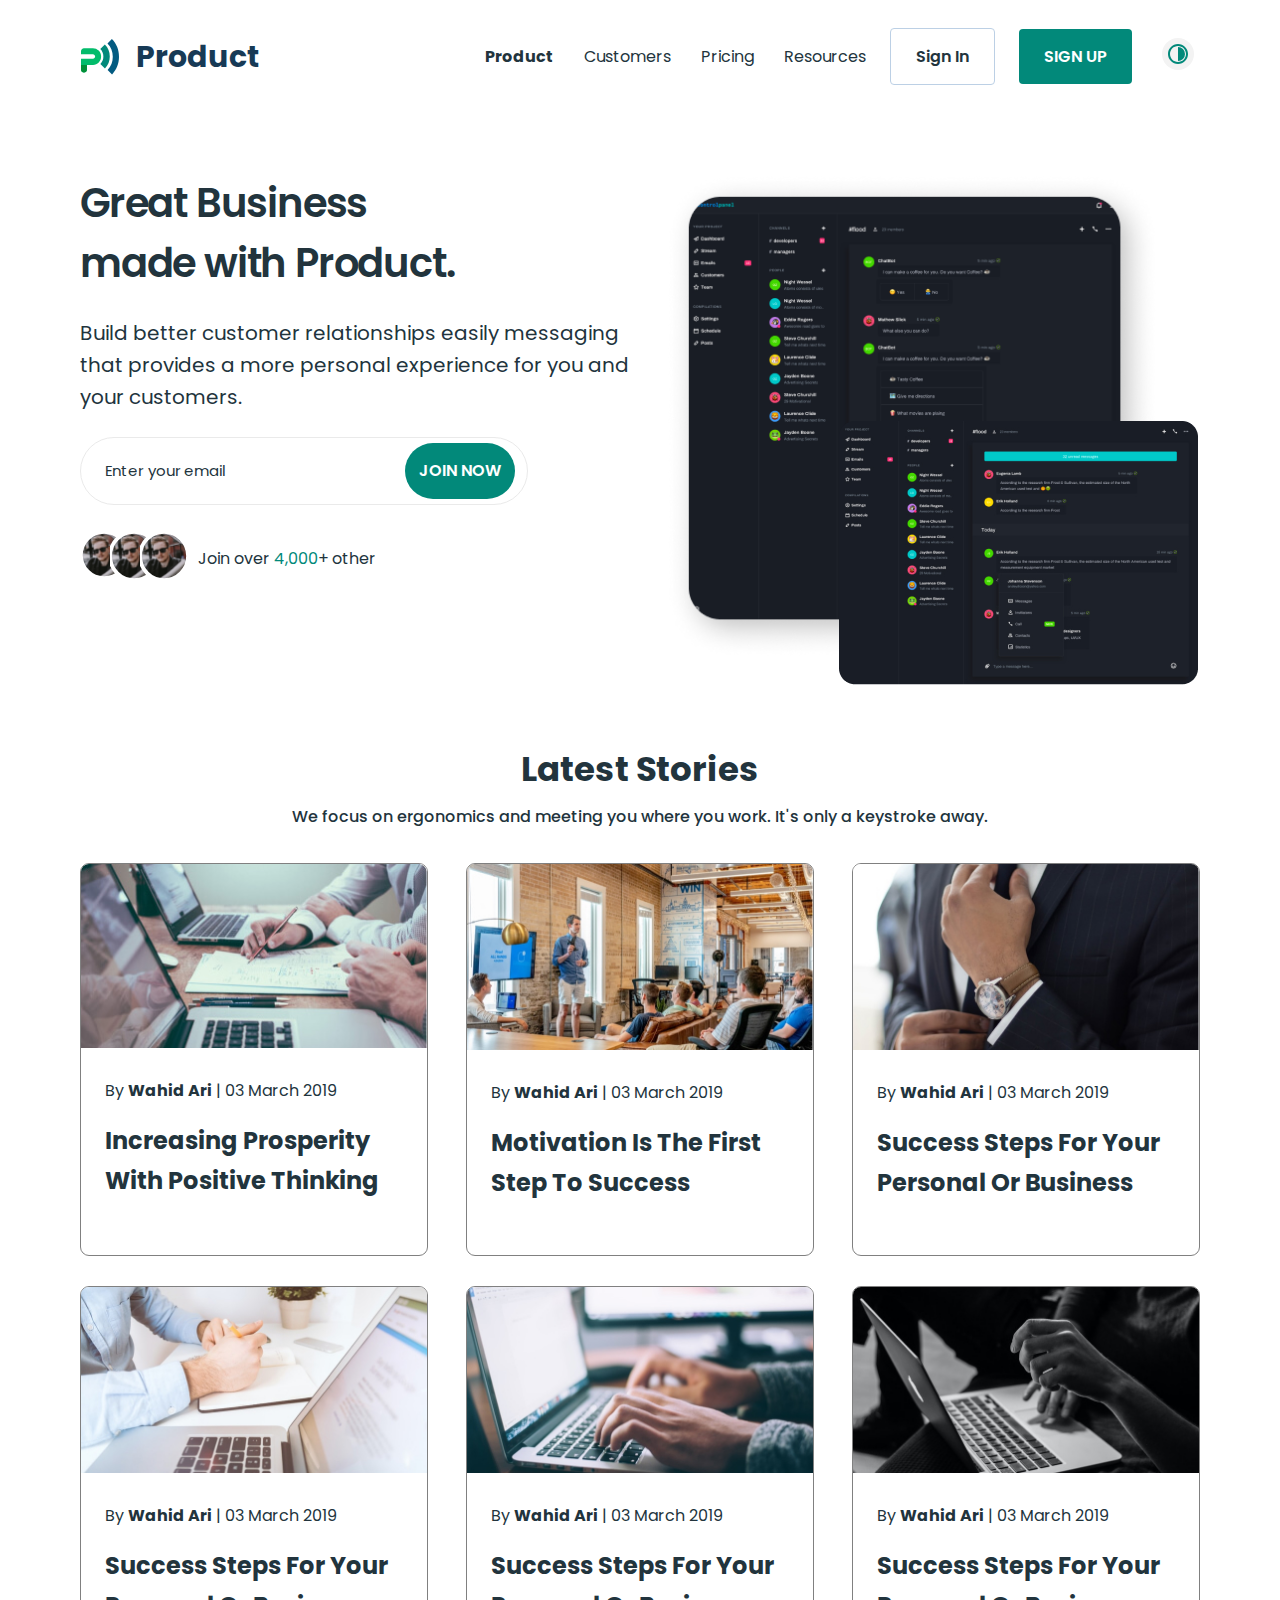
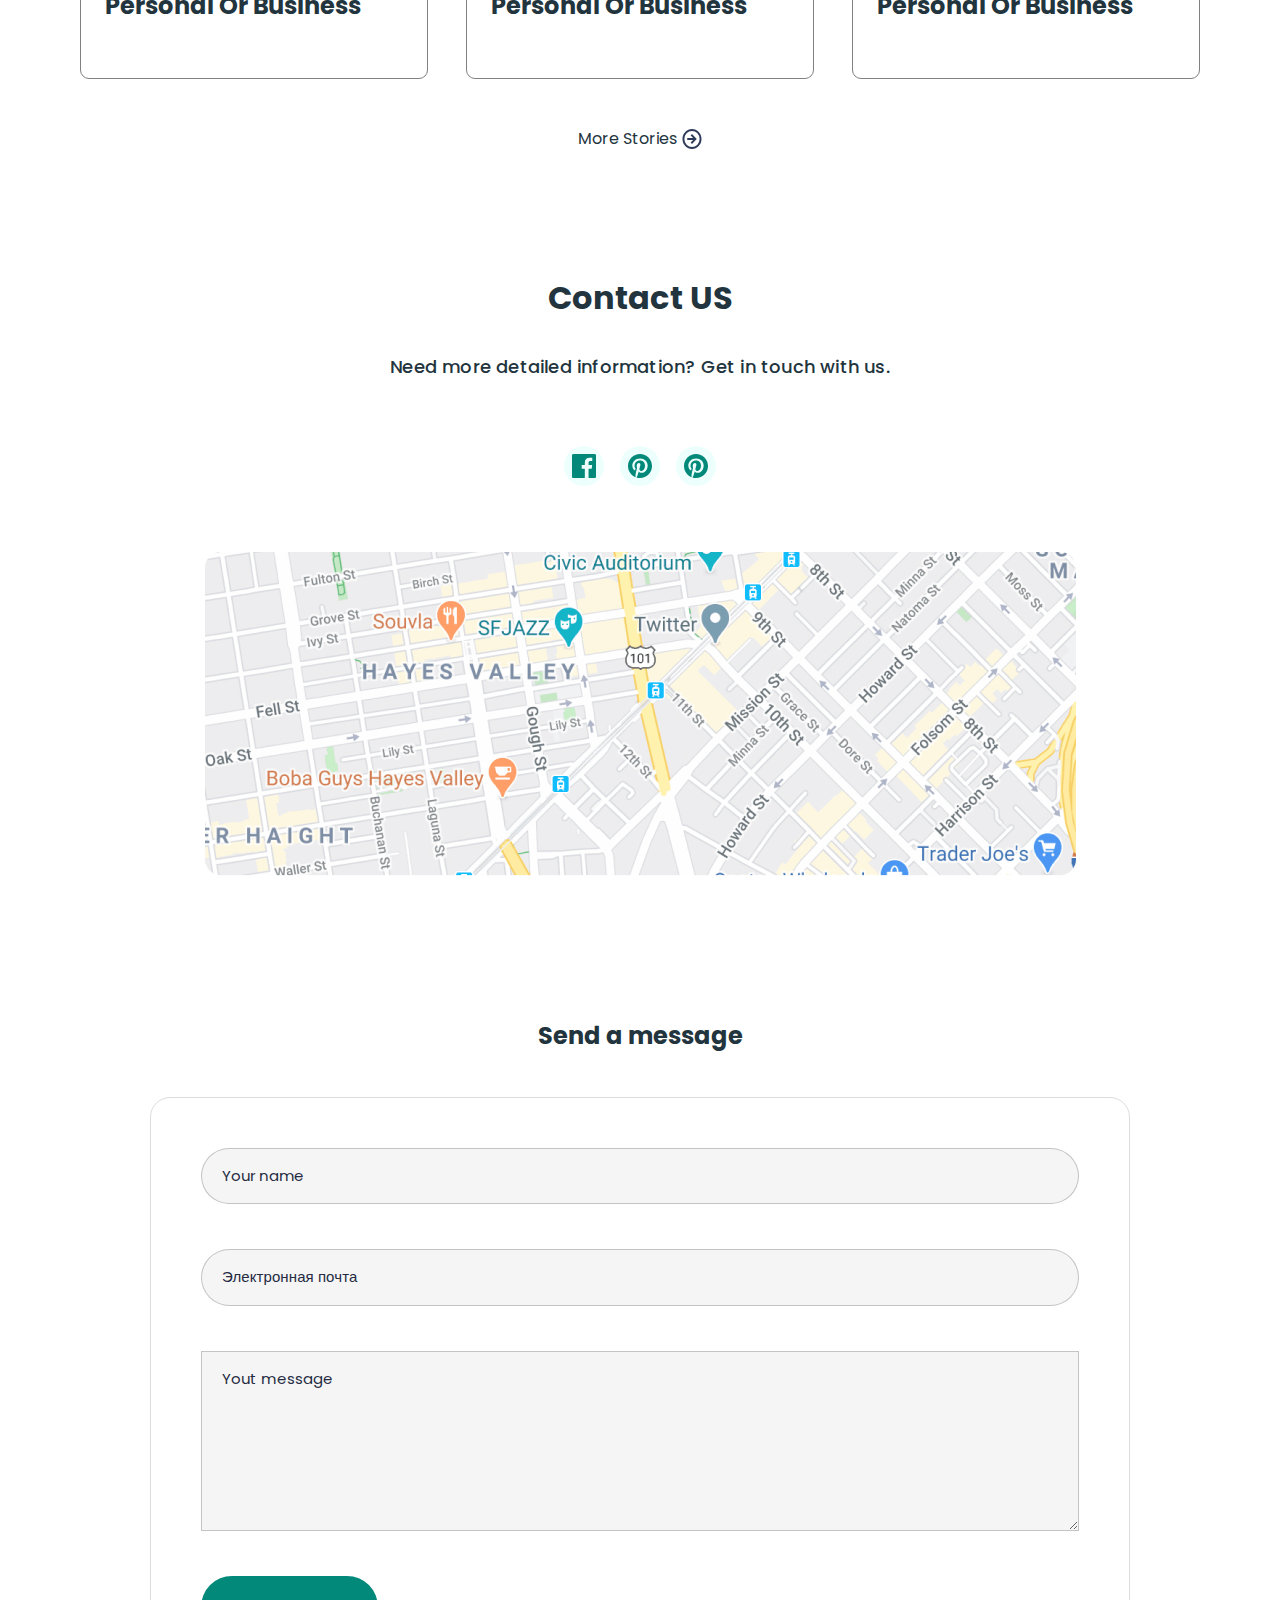
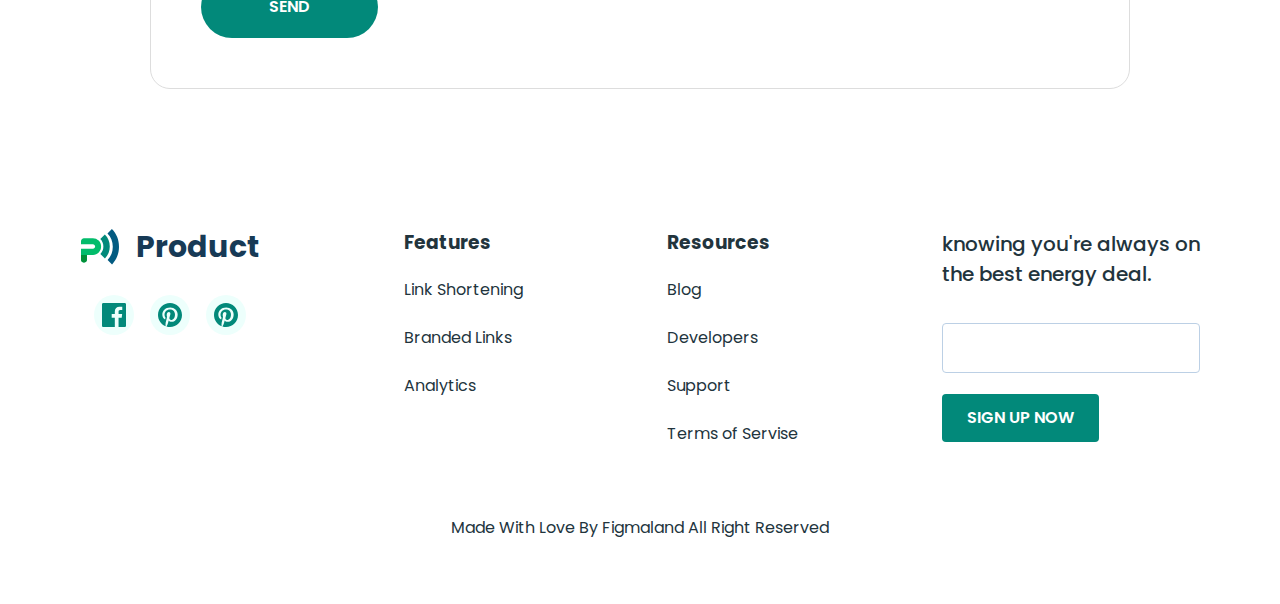
<file: resources.html>
<!DOCTYPE html>
<html lang="en">
<head>
    <meta charset="UTF-8">
    <meta http-equiv="X-UA-Compatible" content="IE=edge">
    <meta name="viewport" content="width=device-width, initial-scale=1.0">
    <title>MyProduct</title>
    
    <!-- FONT-AWESOME -->
    <link rel="stylesheet" href="https://cdnjs.cloudflare.com/ajax/libs/font-awesome/6.4.0/css/all.min.css" integrity="sha512-iecdLmaskl7CVkqkXNQ/ZH/XLlvWZOJyj7Yy7tcenmpD1ypASozpmT/E0iPtmFIB46ZmdtAc9eNBvH0H/ZpiBw==" crossorigin="anonymous" referrerpolicy="no-referrer" />
    
    
    <!-- STYLES --> 
    <link rel="stylesheet" href="./css/necolas.github.io_normalize.css_8.0.1_normalize.css">
    <link rel="stylesheet" href="./css/styles.css">
    <link rel="stylesheet" href="./css/pricing.css">
    <link rel="stylesheet" href="./css/resources.css">
    <link rel="stylesheet" href="./css/customer.css">
</head>
<body>
    
    <!--SITE-HEADER -->
    <header class="site-header ">
        <div class=" site-header__container container">
            <!-- LOGO -->
            <a class="site-header__logo logo" href="index.html">
                <img class="logo__img" src="./img/logo-img.svg" alt="site-header-logo" width="165" height="30">
                <span class="logo__text">Product</span>
            </a>
            
            <!-- TOGGLER -->
            <button class="site-header__sitenav-toggler"><i class="fa-solid fa-bars"></i></button>
            
            <!-- SITENAV -->
            <div class="site-header__sitenav-wrapper">
                <nav class="site-header__sitenav sitenav">
                    <ul class="sitenav__list">
                        <li class="sitenav__item"><a class="sitenav__link sitenav__link-active" href="./index.html">Product</a></li>
                        <li class="sitenav__item"><a class="sitenav__link" href="./customer.html">Customers</a></li>
                        <li class="sitenav__item"><a class="sitenav__link" href="./pricing.html">Pricing</a></li>
                        <li class="sitenav__item"><a class="sitenav__link" href="./resources.html">Resources</a></li>
                    </ul>
                </nav>
                <!-- SITE-HEADER-AUTH -->
                <div class="site-header__auth">
                    <a class="site-header__login-link" href="">Sign In</a>
                    <a class="button button__nav" type="sumbit " href="#">Sign Up</a>
                </div>
                <!-- SITE-HEADER-TOGGLER-MOON -->
                <button type="button" class="site-header__togler-moon" href="">
                    <span site-header__togler-inner>
                        <img src="./img/moon.svg" alt="moon" width="32" height="32">
                    </span>
                </button>
            </div>
        </div>
    </header>
    
    <!-- GREAT -->
    <section class="great">
        <div class="great__container container">
            <div class="great__info">
                <h1 class="great__info-heading">Great Business <br> made with Product.</h1>
                <p class="great__info-text">Build better customer relationships easily messaging that provides a more personal experience for you and your customers.</p>
                
                <!-- GREAT-FORM -->
                <form class="great__form" action="https://echo.htmlacademy.ru" method="get">
                    <div class="great__input-wrapper">
                        <a class="great-button button" href="">Join Now</a>
                        <input class="great__input" type="email" name="email" placeholder="Enter your email">
                    </div>
                </form>
                
                
                <div class="great__join">
                    <div class="great__join-img-wrapper">
                        <img class="great__join-img" src="./img/Oval.svg" alt=""  width="50" height="50">
                        <img class="great__join-img-one" src="./img/Oval.svg" alt="" width="50" height="50">
                        <img class="great__join-img-two" src="./img/Oval.svg" alt="" width="50" height="50">
                    </div>
                    <div class="great__join-info">
                        <p class="great__join-info-text">Join over<span class="great__join-number"> 4,000</span>+ other</p>
                    </div>
                </div>
            </div>
            <div class="great__img-wrapper">
                <img class="great__img" src="./img/Chat Bot.png" alt="" width="435" height="426">
                <img class="great__img-position" src="./img/SCREEN MASK.png" alt="" width="359" height="263">
            </div>
        </div>
    </section>
    
    
    <!-- RESOURCES-STORY -->
    
    <section class="resources-story">
        <div class="resources-container  container">
            <div class="resources-story__top">
                <h2 class="resources-story__heading">Latest Stories</h2>
                <p class="resources-story__text">We focus on ergonomics and meeting you where you work. It's only a keystroke away. </p>
            </div>
            
            <!-- RESOURCES-STORY__CARD -->            
            <div class="global-news__card-wrapper">
                <div class="global-news__card global-news__card-item">
                    <img class="global-news__card-img" src="./img/hisob-kitob.jpg" alt="" width="348" height="185">
                    <div class="global-news__card-info">
                        <p class="global-news__card-text"> By <b>Wahid Ari</b> |  03 March 2019</p>
                        <h2 class="global-news__card-heading">Increasing Prosperity With Positive Thinking</h2>
                    </div>
                </div>
                
                <div class="global-news__card global-news__card-item">
                    <img class="global-news__card-img" src="./img/Image Placeholder-2.jpg" alt="" width="348" height="185">
                    <div class="global-news__card-info">
                        <p class="global-news__card-text"> By <b>Wahid Ari</b> |  03 March 2019</p>
                        <h2 class="global-news__card-heading">Motivation Is The First Step To Success</h2>
                    </div>
                </div>
                
                <div class="global-news__card global-news__card-item">
                    <img class="global-news__card-img" src="./img/Image Placeholder.jpg" alt="" width="348" height="185">
                    <div class="global-news__card-info">
                        <p class="global-news__card-text"> By <b>Wahid Ari</b> |  03 March 2019</p>
                        <h2 class="global-news__card-heading">Success Steps For Your Personal Or Business</h2>
                    </div>
                </div>
                
                <div class="global-news__card global-news__card-item">
                    <img class="global-news__card-img" src="./img/Image Placeholder-4.jpg" alt="" width="348" height="185">
                    <div class="global-news__card-info">
                        <p class="global-news__card-text"> By <b>Wahid Ari</b> |  03 March 2019</p>
                        <h2 class="global-news__card-heading">Success Steps For Your Personal Or Business</h2>
                    </div>
                </div>
                
                <div class="global-news__card global-news__card-item">
                    <img class="global-news__card-img" src="./img/Image Placeholder-3.jpg" alt="" width="348" height="185">
                    <div class="global-news__card-info">
                        <p class="global-news__card-text"> By <b>Wahid Ari</b> |  03 March 2019</p>
                        <h2 class="global-news__card-heading">Success Steps For Your Personal Or Business</h2>
                    </div>
                </div>
                
                <div class="global-news__card global-news__card-item">
                    <img class="global-news__card-img" src="./img/Image Placeholder-1.jpg" alt="" width="348" height="185">
                    <div class="global-news__card-info">
                        <p class="global-news__card-text"> By <b>Wahid Ari</b> |  03 March 2019</p>
                        <h2 class="global-news__card-heading">Success Steps For Your Personal Or Business</h2>
                    </div>
                </div>
            </div>
            
            <div class="more-stories">
                <p class="more-stories__text">More Stories</p>
                <img class="more-stories__img" src="./img/circle_right.svg" alt="" width="70" height="30">
            </div>
        </div>
    </section>
    
    
    <!-- CONTACT-US -->
    <section class="contact-us"> 
        <div class="contact-us__container  container">
            <div class="contact-us__info">
                <h2 class="contact-us__heading">Contact US</h2>
                <p class="contact-us__text">Need more detailed information? 
                    Get in touch with us.</p>
                    
                    <section class="site-footer__socials socials">
                        <ul class="socials__list">
                            <li class="socials__item">
                                <a href="" class="socials__link">
                                    <svg class="socials__icon" xmlns="http://www.w3.org/2000/svg" width="24" height="24" ><path fill="currentColor" d="M22.675 0H1.325C.593 0 0 .593 0 1.325v21.351C0 23.407.593 24 1.325 24H12.82v-9.294H9.692v-3.622h3.128V8.413c0-3.1 1.893-4.788 4.659-4.788 1.325 0 2.463.099 2.795.143v3.24l-1.918.001c-1.504 0-1.795.715-1.795 1.763v2.313h3.587l-.467 3.622h-3.12V24h6.116c.73 0 1.323-.593 1.323-1.325V1.325C24 .593 23.407 0 22.675 0Z"/></svg>
                                </a>
                            </li>
                            <li class="socials__item">
                                <a href="" class="socials__link">
                                    <svg class="socials__icon" xmlns="http://www.w3.org/2000/svg" width="24" height="24" ><path fill="currentColor" d="M12 0C5.373 0 0 5.372 0 12c0 5.084 3.163 9.426 7.627 11.174-.105-.949-.2-2.405.042-3.441.218-.937 1.407-5.965 1.407-5.965s-.359-.719-.359-1.782c0-1.668.967-2.914 2.171-2.914 1.023 0 1.518.769 1.518 1.69 0 1.029-.655 2.568-.994 3.995-.283 1.194.599 2.169 1.777 2.169 2.133 0 3.772-2.249 3.772-5.495 0-2.873-2.064-4.882-5.012-4.882-3.414 0-5.418 2.561-5.418 5.207 0 1.031.397 2.138.893 2.738a.36.36 0 0 1 .083.345l-.333 1.36c-.053.22-.174.267-.402.161-1.499-.698-2.436-2.889-2.436-4.649 0-3.785 2.75-7.262 7.929-7.262 4.163 0 7.398 2.967 7.398 6.931 0 4.136-2.607 7.464-6.227 7.464-1.216 0-2.359-.631-2.75-1.378l-.748 2.853c-.271 1.043-1.002 2.35-1.492 3.146C9.57 23.812 10.763 24 12 24c6.627 0 12-5.373 12-12 0-6.628-5.373-12-12-12Z"/></svg>
                                </a>
                            </li>
                            <li class="socials__item">
                                <a href="" class="socials__link">
                                    <svg class="socials__icon" xmlns="http://www.w3.org/2000/svg" width="24" height="24" ><path fill="currentColor" d="M12 0C5.373 0 0 5.372 0 12c0 5.084 3.163 9.426 7.627 11.174-.105-.949-.2-2.405.042-3.441.218-.937 1.407-5.965 1.407-5.965s-.359-.719-.359-1.782c0-1.668.967-2.914 2.171-2.914 1.023 0 1.518.769 1.518 1.69 0 1.029-.655 2.568-.994 3.995-.283 1.194.599 2.169 1.777 2.169 2.133 0 3.772-2.249 3.772-5.495 0-2.873-2.064-4.882-5.012-4.882-3.414 0-5.418 2.561-5.418 5.207 0 1.031.397 2.138.893 2.738a.36.36 0 0 1 .083.345l-.333 1.36c-.053.22-.174.267-.402.161-1.499-.698-2.436-2.889-2.436-4.649 0-3.785 2.75-7.262 7.929-7.262 4.163 0 7.398 2.967 7.398 6.931 0 4.136-2.607 7.464-6.227 7.464-1.216 0-2.359-.631-2.75-1.378l-.748 2.853c-.271 1.043-1.002 2.35-1.492 3.146C9.57 23.812 10.763 24 12 24c6.627 0 12-5.373 12-12 0-6.628-5.373-12-12-12Z"/></svg>
                                </a>
                            </li>
                        </ul>
                    </section>
                    
                    <!-- MAPS -->
                    <div class="maps">
                        <a class="maps__link" href="https://www.google.com/maps/place/%D0%A2%D0%B0%D1%88%D0%BA%D0%B5%D0%BD%D1%82,+%D0%A3%D0%B7%D0%B1%D0%B5%D0%BA%D0%B8%D1%81%D1%82%D0%B0%D0%BD/@41.2827379,69.1145573,11z/data=!4m6!3m5!1s0x38ae8b0cc379e9c3:0xa5a9323b4aa5cb98!8m2!3d41.29949">
                            <img class="maps__img" src="./img/@ map screen.jpg" alt="">
                        </a>
                    </div>
                </div>
            </div>
        </section>
        
        
        <!-- FORM-->

        <div class="resources__form">
            <div class="resources-form__container  container">
                <div class="resources-form__info">
                    <h3 class="resources-form__heading">Send a message</h3>
                </div>
                <div class="contact-page-content">
                    <form class="contact-page-form form" action="https://echo.htmlacademy.ru" method="POST">
                        <div class="form-fields">
                            <div class="form-groups-wrapper">
                                <div class="form-group">
                                    <input class="form-field" type="text" name="name" placeholder="Your name" aria-label="Имя" required>
                                </div>
                            </div>
                            <div class="form-group">
                                <input class="form-field" type="email" name="email" placeholder="Электронная почта" aria-label="Электронная почта" required>
                            </div>
                            <div class="form-group">
                                <textarea class="form-field form-field-textarea" name="message" placeholder="Yout message" aria-label="Текст" required></textarea>
                            </div>
                            <button class="button resources__button" type="submit">send</button>
                        </form>
                    </div>
                </div>
            </div>



            <footer class="site-footer">
                <div class="site-footer__container container">
                  <!-- LOGO -->
                  
                  <div class="logo-social__wrapper">
                    <a class=" site-footer__logo logo" href="index.html">
                      <img class="logo__img" src="./img/logo-img.svg" alt="site-header-logo" width="165" height="30">
                      <span class="logo__text">Product</span>
                    </a>
                    
                    <section class="site-footer__socials socials">
                      <ul class="socials__list">
                        <li class="socials__item">
                          <a href="" class="socials__link">
                            <svg class="socials__icon" xmlns="http://www.w3.org/2000/svg" width="24" height="24" ><path fill="currentColor" d="M22.675 0H1.325C.593 0 0 .593 0 1.325v21.351C0 23.407.593 24 1.325 24H12.82v-9.294H9.692v-3.622h3.128V8.413c0-3.1 1.893-4.788 4.659-4.788 1.325 0 2.463.099 2.795.143v3.24l-1.918.001c-1.504 0-1.795.715-1.795 1.763v2.313h3.587l-.467 3.622h-3.12V24h6.116c.73 0 1.323-.593 1.323-1.325V1.325C24 .593 23.407 0 22.675 0Z"/></svg>
                          </a>
                        </li>
                        <li class="socials__item">
                          <a href="" class="socials__link">
                            <svg class="socials__icon" xmlns="http://www.w3.org/2000/svg" width="24" height="24" ><path fill="currentColor" d="M12 0C5.373 0 0 5.372 0 12c0 5.084 3.163 9.426 7.627 11.174-.105-.949-.2-2.405.042-3.441.218-.937 1.407-5.965 1.407-5.965s-.359-.719-.359-1.782c0-1.668.967-2.914 2.171-2.914 1.023 0 1.518.769 1.518 1.69 0 1.029-.655 2.568-.994 3.995-.283 1.194.599 2.169 1.777 2.169 2.133 0 3.772-2.249 3.772-5.495 0-2.873-2.064-4.882-5.012-4.882-3.414 0-5.418 2.561-5.418 5.207 0 1.031.397 2.138.893 2.738a.36.36 0 0 1 .083.345l-.333 1.36c-.053.22-.174.267-.402.161-1.499-.698-2.436-2.889-2.436-4.649 0-3.785 2.75-7.262 7.929-7.262 4.163 0 7.398 2.967 7.398 6.931 0 4.136-2.607 7.464-6.227 7.464-1.216 0-2.359-.631-2.75-1.378l-.748 2.853c-.271 1.043-1.002 2.35-1.492 3.146C9.57 23.812 10.763 24 12 24c6.627 0 12-5.373 12-12 0-6.628-5.373-12-12-12Z"/></svg>
                          </a>
                        </li>
                        <li class="socials__item">
                          <a href="" class="socials__link">
                            <svg class="socials__icon" xmlns="http://www.w3.org/2000/svg" width="24" height="24" ><path fill="currentColor" d="M12 0C5.373 0 0 5.372 0 12c0 5.084 3.163 9.426 7.627 11.174-.105-.949-.2-2.405.042-3.441.218-.937 1.407-5.965 1.407-5.965s-.359-.719-.359-1.782c0-1.668.967-2.914 2.171-2.914 1.023 0 1.518.769 1.518 1.69 0 1.029-.655 2.568-.994 3.995-.283 1.194.599 2.169 1.777 2.169 2.133 0 3.772-2.249 3.772-5.495 0-2.873-2.064-4.882-5.012-4.882-3.414 0-5.418 2.561-5.418 5.207 0 1.031.397 2.138.893 2.738a.36.36 0 0 1 .083.345l-.333 1.36c-.053.22-.174.267-.402.161-1.499-.698-2.436-2.889-2.436-4.649 0-3.785 2.75-7.262 7.929-7.262 4.163 0 7.398 2.967 7.398 6.931 0 4.136-2.607 7.464-6.227 7.464-1.216 0-2.359-.631-2.75-1.378l-.748 2.853c-.271 1.043-1.002 2.35-1.492 3.146C9.57 23.812 10.763 24 12 24c6.627 0 12-5.373 12-12 0-6.628-5.373-12-12-12Z"/></svg>
                          </a>
                        </li>
                      </ul>
                    </section>
                  </div>
                  
                  
                  
                  
                  <section class="site-footer__menu">
                    <h3 class="site-footer__menu-title">Features</h3>
                    <ul class="site-footer__menu-list">
                      <li class="site-footer__menu-item">
                        <a class="site-footer__menu-link" href="" >Link Shortening</a>
                      </li>
                      <li class="site-footer__menu-item">
                        <a class="site-footer__menu-link" href="" >Branded Links</a>
                      </li>
                      <li class="site-footer__menu-item">
                        <a class="site-footer__menu-link" href="" >Analytics</a>
                      </li>
                    </ul>
                  </section>
                  <section class="site-footer__menu">
                    <h3 class="site-footer__menu-title">Resources</h3>
                    <ul class="site-footer__menu-list">
                      <li class="site-footer__menu-item">
                        <a class="site-footer__menu-link" href="" >Blog</a>
                      </li>
                      <li class="site-footer__menu-item">
                        <a class="site-footer__menu-link" href="" >Developers</a>
                      </li>
                      <li class="site-footer__menu-item">
                        <a class="site-footer__menu-link" href="" >Support</a>
                      </li>
                      <li class="site-footer__menu-item">
                        <a class="site-footer__menu-link" href="" >Terms of Servise</a>
                      </li>
                    </ul>
                  </section>
                  
                  
                  <!-- FORM -->
                  
                  <div class="site-footer__info-form">
                    <h3 class="site-footer__info-title">knowing you're always on <br> the best energy deal. 
                    </h3>
                    <div class="site-footer__form-wrapper">
                      <form class="site-footer__form" action="">
                        <div class="site-footer__input-wrapper">
                          <input class="site-footer__input" type="text" name="text" aria-label="site-footer-text-input">
                        </div>
                      </form>
                    </div>
                    <a class="button" href="">Sign Up Now</a>
                  </div>
                  
                  <!-- SITE-FOOTER-BOTTOM -->
                  <div class="site-footer__bottom-info">
                    <p class="site-footer__bottom-text">Made With Love By Figmaland All Right Reserved </p>
                  </div>
                </div>
              </footer>
            <script src="./js/main.js"></script>
        </body>
        </html>
</file>
<file: css/styles.css>
/* CUSTOM PROPS */
:root{
  --text-color-dark:#000;
  --body-color:#fff;
  --light-color:#E5E5E5;
  --text-color:#22343D;
  --accent-color:#02897A;
  --toggle-color:#fff;
  --moon-bg:#ddd;
  --responsive-menu-bg:#ddd;
  --site-header-logo-link:#173A56;
  --site-header-logo:#173A56;
  --second-text-color:#737373;
  --site-footer-icon:#EDFFFC;
  --msg-color:#2F281E;
  --custom-bg:#F5F5F5;
  --custom-card-border:#DEDEDE;
  --received-img-businnes:#FFEFEF;
  --received-img-enterprice:#F2F6FF;
  --form-heading-color:#252B42;
  --form-fields-color:#F5F5F5;
  --pricing-bg:#fff;
  --pricing-text-color:#22343D;
  
}

/* --light-bg:#E5E5E5;
--accent-color:#02897A;
--text-color-blue:#173A56; */

/* FONTS */
@font-face {
  font-family: "Poppins";
  src: url("../fonts/Poppins-SemiBold.woff2") format("woff2"),
  url("../fonts/Poppins-SemiBold.woff") format("woff");
  font-weight: 600;
  font-style: normal;
  font-display: swap;
}

@font-face {
  font-family: "Poppins";
  src: url("../fonts/Poppins-Regular.woff2") format("woff2"),
  url("../fonts/Poppins-Regular.woff") format("woff");
  font-weight: normal;
  font-style: normal;
  font-display: swap;
}

@font-face {
  font-family: "Poppins";
  src: url("../fonts/Poppins-Bold.woff2") format("woff2"),
  url("../fonts/Poppins-Bold.woff") format("woff");
  font-weight: bold;
  font-style: normal;
  font-display: swap;
}

@font-face {
  font-family: "Poppins";
  src: url("../fonts/Poppins-Medium.woff2") format("woff2"),
  url("../fonts/Poppins-Medium.woff") format("woff");
  font-weight: 500;
  font-style: normal;
  font-display: swap;
}


/* GLOBAL */
html{
  box-sizing: border-box;
  height: 100%;
  scroll-behavior: smooth;
}
*,
*::before,
*::after{
  box-sizing:inherit ;
}

body{
  display: flex;
  flex-direction: column;
  height: 100%;
  padding: 0;
  margin: 0;
  font-weight: 400;
  font-family:"Poppins","Arial",sans-serif;
  font-size: 16px;
  line-height: 28px;
  background-color: var(--body-color);
  color: var(--text-color);
  transition: .4s;
}

/* IMG */

img{
  max-width: 100%;
  height: auto;
}

/* BUTTON */
.button{
  display: inline-block;
  text-decoration: none;
  text-align: center;
  background-color:var(--accent-color) ;
  cursor: pointer;
  border-radius: 4px;
  padding: 10px 25px;
  border: 0;
  text-transform: uppercase;
  color: #fff;
  font-weight:600;
  white-space: nowrap;
}

.button:hover{
  opacity: 0.8;
}

.button:active{
  opacity: 0.6;
}

.button--small{
  padding: 15px 40px;
  font-weight: 700;
}

.hero__auth-button {
  font-weight: 700;
  padding: 15px 41px;
}

.hero__auth-button--video{
  margin-left: 30px;
  border: 0;
  background-color: var(--body-color);
}

.pricing__button-standard{
  background-color: #fff;
  color: #02897A;
}

.cta__button{
  background-color: #fff;
  color: var(--accent-color);
  padding-left: 30px;
  padding-right: 30px;
}

/* DARK-MODE */
.dark-mode{
  --body-color:#1F2E35;
  --element-bg:#2B3844;
  --text-color:#fff;
  --toggle-color:#1F2E35;
  --responsive-menu-bg:#1F2E35;
  --logo-link:#BCD0E5;
  --moon-bg:#1F2E35;
  --site-header-logo:#fff;
  --light-color:#fff;
  --msg-color:#1F2E35;
  --text-color-dark:#fff;
  --custom-bg:#22343D;
}


/* CONTAINER */
.container{
  width: 100%;
  max-width: 1200px;
  padding-left: 40px;
  padding-right: 40px;
  margin-left: auto;
  margin-right: auto;
}


/* MAIN-CONTENT */
.main-content{
  flex-grow:1;
}


/* SITE-HEADER */
.site-header {
  padding-top: 28px;
  padding-bottom: 28px;
  background-color: var(--header-bg);
  line-height: 35px;
  display: flex;
  align-items: center;
}

.site-header__container {
  display: flex;
  align-items: center;
}

.site-header__logo {
  /* flex: 1; */
  margin-right: auto;
}

/* LOGO */
.logo {
  /* display: inline-block; */
  display: flex;
  align-items: center;
  text-decoration: none;
}

.logo:hover{
  opacity: 0.8;
}

.logo:active{
  opacity: 0.6;
}

.logo__img{
  width:  40px;
  height: 36px;
  /* display: block; */
  margin-right: 16px;
  object-fit: contain;
}

.logo__text{
  text-decoration: none;
  color: var(--site-header-logo);
  font-size: 30px;
  font-weight: 700;
}

/* SITE-HEADER__SITENAV-WRAPPER */
.site-header__sitenav-wrapper{
  display: flex;
  align-items: center;
}

/* TOGGLER */
.site-header__sitenav-toggler{
  display: none;
  border: 0;
  padding: 0;
  background-color: var(--body-color);
  color: var(--text-color);
}

/* SITENAV */
.site-header__sitenav{
  display: flex;
  align-items: center;
}

.sitenav__list  {
  display: flex;
  align-items: center;
  justify-content: center;
  padding: 0;
  margin: 0;
  list-style: none;
}

.sitenav__item:not(:last-child) {
  margin-right: 30px;
}

.sitenav__link {
  display: block;
  text-decoration: none;
  line-height: 30px;
  color: var(--text-color);
}

.sitenav__link:hover{
  opacity: 0.8;
}

.sitenav__link:active{
  opacity: 0.6;
}

.sitenav__link-active{
  font-weight: 700;
}

/* SITE-HEADER-AUTH */
.site-header__auth {
  display: flex;
  align-items: center;
  margin-left: 24px;
  margin-right: 24px;
}

.site-header__login-link {
  margin-right: 24px;
  text-decoration: none;
  border-radius: 4px;
  border: 1px solid #BCD0E5;
  padding: 10px 25px;
  color: var(--text-color-blue);
  font-weight: 600;
}

.site-header__login-link:hover{
  opacity: 0.8;
}

.site-header__login-link:active{
  opacity: 0.6;
}

.site-header__togler-moon{
  display: flex;
  align-items: center;
  cursor: pointer;
  background-color: var(--toggle-color);
  border: 0;
}

/* HERO */
.hero {
  padding-top: 25px;
  padding-bottom: 115px;
  background-color: var(--body-color);
}

.hero__container {
  display: flex;
  justify-content: space-between;
}

.hero__info-wrapper {
  max-width: 500px;
  width: 100%;
  padding-top: 80px;
  padding-bottom: 100px;
}

.hero__heading {
  margin-top: 0;
  margin-bottom: 18px;
  font-size: 40px;
  line-height: 60px;
  font-weight: 700;
}

.hero__text {
  margin-top: 0;
  margin-bottom: 45px;
  font-size: 18px;
}

.hero__auth {
  display: flex;
}

.hero__auth-button--inner {
  display: flex;
  align-items: center;
}

.hero__auth-button--img {
  margin-right: 10px;
  cursor: pointer;
}

.hero__auth-button--text {
  font-weight: 600;
  text-decoration-line:underline;
  color: var(--accent-color);
  white-space: nowrap;
}

/* INDEX-FEATURES */
.index-features{
  padding-bottom: 90px;
}

.index-features__top{
  text-align: center;
  margin-bottom: 55px;
}

.index-features__title{
  font-size: 32px;
  line-height: normal;
  color: var(--text-color);
  font-weight: 700;
}

.index-features__list{
  display: flex;
  flex-wrap: wrap;
  justify-content: space-between;
  justify-content: center;
  padding: 0;
  margin: 0;
  list-style: none;
  margin-bottom: 50px;
  max-width: 100%;
}

.index-features__item{
  width: 240px;
  margin-bottom: 30px;
}

.index-features__item:nth-child(2){
  margin-left: 46px;
}

.index-features__item:nth-child(2){
  margin-left: 46px;
}

.index-features__item:nth-child(3){
  margin-left: 46px;
}
.index-features__item:nth-child(4){
  margin-left: 46px;
}

.index-features__icon-wrapper{
  width: 50px;
  height: 50px;
  border-radius: 50%;
  display: flex;
  justify-content: center;
  align-items: center;
  margin-bottom: 30px;
  background-color:rgb(2, 137, 122,0.8);
  box-shadow: 0px 4px 4px 0px rgba(0, 0, 0, 0.25);;
}

.index-feature__title{
  margin-top: 0;
  margin-bottom: 13px;
  font-size: 22px;
  font-weight: 600;
  line-height: normal;
}

.index-features__icon-wrapper--surveys{
  background-color: rgb(77, 141, 255,0.8);
}

.index-features__icon-wrapper--hard{
  background-color: rgb(116, 10, 118,0.8);
}

.index-features__icon-wrapper--second{
  background-color: rgb(240, 62, 61);
}

.index-features__button-wrapper{
  display: flex;
  justify-content: center;
}

.index-feature__img{
  display: block;
}


/* MANAGMENT */
.managment {
  padding-top: 153px;
}

.managment__container {
  display: flex;
  justify-content: space-between;
  /* flex-wrap: wrap; */
}

/* MANAGMENT-CONTENT */
.managment__content{
  width: 486px;
}

.managment__contenet-top {
  margin-bottom: 110px;
}

.managment__content-top--heading {
  line-height: normal;
  margin-top: 0;
  margin-bottom: 8px;
  font-weight: 600;
}

.managment__content-top--text {
  font-size: 32px;
  margin-top: 0;
  font-weight:700;
  line-height: normal;
}

.managment__content-bottom--title{
  margin-top: 0;
}

.managment__content-bottom--text{
  margin-bottom: 30px;
  margin-top: 0;
}

.managment__content-bottom--text:not(:last-child){
  margin-bottom: 0;
}

.managment-img{
  width: 540px;
  height: 475px;
}

/* CUTOMER */
.customer {
  padding-top: 140px;
  margin-bottom: 150px;
}

.customer__container {
  display: flex;
  justify-content: space-between;
  /* flex-wrap: wrap; */
}

/* CUSTOMER-CONTENT */
.customer__content {
  width: 486px;
}

.customer__content--deck {
  line-height: normal;
  font-weight: 600;
  margin-bottom: 8px;
}

.customer__content--heading {
  font-size: 32px;
  font-weight: 700;
  line-height: normal;
  margin-top: 0;
  margin-bottom: 23px;
}

.customer__info {
  display: flex;
  flex-direction: column;
}

.customer__info--wrapper {
  display: flex;
  align-items: center;
}

.customer__info-img--wrapper {
  width: 35px;
  height: 35px;
  display: flex;
  align-items: center;
  border-radius: 13px;
  justify-content: center;
  background-color: rgba(255, 0, 0, 0.333);
  margin-right: 30px;
}

.cusomer__info-img--wrapper--yellow{
  background-color: #FF9900;
}

.cusomer__info-img--wrapper--red{
  background-color: #F03E3D;;
}

.cusomer__info-img--wrapper--blue{
  background-color: #4D8DFF;
}

.customer__img-wrapper{
  margin-right: 44px;
}

.cutomer__info-img {
  width: 16px;
  height: 12px;
}

/* OPTIMISATION */
.optimisation{
  margin-bottom: 150px;
}

.optimisation__container{
  display: flex;
  justify-content: space-between;
}

.optimisation__info{
  max-width: 486px;
}

/* PROCESS */
.process{
  padding-top: 52px;
  background-color:var(--body-color);
  margin-bottom: 150px;
}

.process__content-top{
  text-align: center;
  margin-bottom: 24px;
}

.process__content-top--heading{
  font-size: 32px;
  line-height: normal;
  font-weight: 700;
  margin-top: 0;
  margin-bottom: 16px;
}

.process__content-top--text{
  font-weight: 600;
  margin-top: 0;
}

/* PROCESS-INFO */
.process__info-container{
  display: flex;
  justify-content: space-between;
  align-items: center;
  flex-wrap: wrap;
  margin-bottom: 48px;
}
.process__info-card {
  width: 388px;
}
.process__info-card--item {
  display: flex;
}

.process__info-card--item:nth-child(2){
  display: flex;
  flex-direction:row-reverse;
  align-items: center;
}

.process__info-card--item:nth-child(2) .process__info-card--msg{
  margin-right: 16px;
}

.process__info-card--item:nth-child(3){
  display: flex;
  flex-direction:row-reverse;
  align-items: center;
}

.process__info-card--item:nth-child(3)  .process__info-card--msg{
  margin-right: 16px;
}

.process__info-card--item:nth-child(4){
  display: flex;
  align-items: center;
}

.process__info-card--item:not(:last-child){
  margin-bottom: 24px;
}

.process__info-img {
  margin-right: 16px;
}

.process__info-card--msg {
  width: 273px;
  height: 53px;
  border-radius: 26px;
  background-color:var(--light-color);
  display: flex;
  align-items: center;
  justify-content: center;
  padding: 15px;
  text-align: center;
  
}
.process__info-card--text {
  font-weight: 500;
  line-height: normal;
  color:var(--msg-color) ;
}

.process__button-wrapper{
  display: flex;
  align-items: center;
  justify-content: center;
}


/* GLOBAL-NEWS */
.global-news {
  padding-bottom: 40px;
}

.global-news__info {
  margin-bottom: 32px;
}
.global-news__info-heading {
  font-size: 34px;
  margin-top: 0;
  font-weight: 700;
  line-height: normal;
  margin-bottom: 8px;
}
.global-news__card-text{
  margin-top: 0;
}

.global-news__card-wrapper{
  display: flex;
  flex-wrap: wrap;
  justify-content: space-between;
}

.global-news__card {
  width: 348px;
  border: 1px solid gray;
  margin-bottom: 30px; 
}

.global-news__card-item {
  border-radius: 9px;
  color: var(--text-color);
  overflow: hidden;
}
.global-news__card-img {
  width: 100%;
  object-fit: cover;
}
.global-news__card-info {
  padding: 20px 24px 40px;
}
.global-news__card-text {
  margin-top: 0;
}
.global-news__card-heading {
  margin-top: 0;
  margin-bottom:12px ;
  font-size: 24px;
  line-height: 40px;
  font-weight: 700;
}

/* PRICING */
.pricing {
  padding-top: 110px;
  margin-bottom: 150px;
}

.pricing__info {
  text-align: center;
  margin-bottom: 50px;
}

.pricing__info-title{
  font-size: 24px;
  font-weight: 600;
  line-height: normal;
}

.pricing__info-heading {
  margin-top: 0;
  margin-bottom: 8px;
  font-size: 34px;
  line-height: normal;
  font-weight: 700;
  color: var(--text-color);
}

.pricing__info-text {
  font-weight: 500;
}

.pricing__inner {
  display: flex;
  flex-wrap: wrap;
  justify-content: space-between;
}

.prising__plan {  
  width: 322px;
  box-shadow: 0px 2px 8px 0px rgba(0, 0, 0, 0.25);
  border-radius: 8px;
  margin-bottom: 30px;
}

.prising__plan-item{
  padding-top: 24px;
  padding-bottom: 24px;
  text-align: center;
  background-color: var(--pricing-bg);
}

.pricing__plan-standard{
  background-color: #02897A;
  color:#fff;
}

.pricing__plan-standard li {
  color: #fff;
}

.pricing__plan-title {
  margin-top: 0;
  margin-bottom:8px;
  font-size: 24px;
  line-height: 40px;
  font-weight: 700;
  color: var(--pricing-text-color);
}

.pricing__plan-text {
  margin-top: 0;
  line-height: 40px;
  margin-bottom: 10px;
  color: var(--pricing-text-color);
}

.pricing__plan-price {
  position: relative;
  margin-top: 50px; 
  margin-bottom: 16px;
}

.pricing__plan-currensy{
  font-size: 30px;
  position: absolute;
  top: -10px;
  color: #02897A;
  font-weight:700;
}

.pricing__plan-currensy-standard{
  color: #fff;
}

.pricing__plan-date{
  color: #E0E0E0;
}

.pricing__plan-number{
  font-size: 70px;
  font-weight: 700;
}

.pricing__plan-features {
  text-align: center;
  list-style: none;
  padding: 0;
  margin: 0;
  margin-bottom: 38px;
}

.pricing__plan-standart{
  color: #fff;
  font-size: 70px;
}

.prising__plan-item .pricing__plan-number{
  color: #02897A;
}

.pricing__plan-standard .pricing__plan-text{
 color:#fff;
} 

.pricing__plan-standard .pricing__plan-title{
  color: #fff;
}


.prising__plan-feature {
  color: var(--pricing-text-color);
  font-weight: 500;
  line-height: 22px;
}

.prising__plan-feature:not(:last-child){
  margin-bottom: 16px;
}

/* STORY */
.story {
  margin-bottom: 157px;
}

.story__info-top {
  text-align: center;
  margin-bottom:50px;
}

.story__info-top--heading {
  font-size: 34px;
  line-height: 57px;
  letter-spacing: 0.2px;
  font-weight: 700;
}

.story__info-top--text {
  font-weight: 500;
  letter-spacing: 0.2px;
  line-height: normal;
}

.story__card-wrapper {
  display: flex;
  flex-wrap: wrap;
  justify-content: space-between;
}

.story__card {
  width: 327px;
  border: 2px solid #DEDEDE;
  border-radius: 5px;
  margin-bottom: 30px;
}

.story__card-item {
  background-color: #fff;
  padding: 28px;

}

.story__card-text {
  color: var(--second-text-color);
}

.story__card-img-info {
  display: flex;
  align-items: center;
}

.story__card-img{
  width: 50px;
  height: 50px;
  margin-right: 14px;
}

.story__card-info-wrapper-title {
  margin-bottom: 0;
  color: var(--accent-color);
}

.story__card-info-wrapper-text {
  margin-top: 0;
};

/* CTA */
.cta{
  margin-left: 10px;
  margin-right: 10px;
}

.cta__container {
  width:968px;
  margin: auto;
  display: flex;
  align-items: center;
  justify-content: space-between;
  padding-left: 51px;
  border-radius: 32px;
  background-color: var(--accent-color);
  margin-bottom: 150px;
  color: #fff;
  width: 100%;
}

.cta__info {
  flex-basis: 50%;  
}

.cta__info-heading {
  font-size: 32px;
  font-weight: 600;
  line-height: 48px;
}



/* FOOTER */
.site-footer {
  padding-bottom: 46px;
  display: flex;
}

.site-footer__container {
  display: flex;
  align-self: flex-start;
  flex-wrap: wrap;
  justify-content: space-between;
}

.site-footer__logo{
  margin-bottom: 30px;
}


/* SOCIALS */
.socials__list {
  display: flex;
  list-style: none;
  padding: 0;
  margin: 0;
}

.socials__item:not(:last-child){
  margin-right: 16px;
}

.socials__link {
  width: 40px;
  height: 40px;
  background-color: var(--site-footer-icon);
  display: flex;
  justify-content: center;
  align-items: center;
  border-radius: 50%;
  color: var(--accent-color);
}

.site-footer__menius{
  display: flex;
  align-items: center;
}

.site-footer__menu-list{
  list-style: none;
  margin: 0;
  padding: 0;
}


.site-footer__menu-item{
  margin-bottom: 20px;
}

.site-footer__menu-title{
  margin-top: 0;
  white-space: nowrap;
}

.site-footer__menu-link{
  white-space: nowrap;
  text-decoration: none ;
  color: var(--text-color);
}
.site-footer__menu-link:hover{
  opacity: 0.6;
}

.site-footer__menu-link:active{
  opacity: 0.6;
}

/* FORM */
.site-footer__info-title{
  margin-top: -10px;
  margin-bottom: 34px;
  font-size: 20px;
  font-weight: 500;
  line-height: 30px;
}

.site-footer__info-form{
  margin-top: 10px;
}


.site-footer__form-wrapper{
  display: flex;
  flex-direction: column;
  margin-bottom: 21px;
}

.site-footer__input-wrapper{
  display: flex;
  flex-direction: column;
  flex-grow:1 ;
}

.site-footer__input{
  display:inline-block;
  width: 100%;
  padding:15px 10px;
  border: 1px solid #BCD0E5;
  display: flex;
  flex-direction: column;
  flex-grow: 1;
  border-radius: 4px;
}

.site-footer__info-form{
  margin-top: 10px;
}

.site-footer__bottom-info{
  text-align: center;
  width: 100%;
  margin-top: 30px;
}

.site-footer__bottom-text{
  text-align: center;
}







/* MEDIA */
@media only screen and (max-width:1130px) {
  /* CUSTOMER */
  .customer__content{
    width: 500px;
  }
  /* OPTIMISATION */
  .optimisation__content{
    width: 400px;
    margin-right: 20px;
  }
  .optimisation__img{
    width: 450px;
    height: 450px;
  }
}

@media only screen and (max-width:1020px) {
   .story__card-wrapper{
    justify-content: space-evenly;
   }
}



@media only screen and (max-width:990px) {
  /* SITE-HEADER */
  .site-header{
    position: relative;
    z-index: 1;
  }
  .site-header__sitenav-toggler{
    display: block;
    display: flex;
  }
  .fa-bars{
    font-size: 25px;
  }
  
  /* SITENAV */
  .site-header__sitenav{
    margin-bottom: 20px;
  }
  
  .site-header__sitenav-wrapper{
    display: none;
  }
  
  .site-header--open .site-header__sitenav-wrapper{
    display: block;
    position: absolute;
    z-index: 1;
    background-color: var(--responsive-menu-bg);
    top: 100%;
    left: 0;
    padding: 20px;
    width: 100%;
  }
  .sitenav__list{
    flex-direction: column;    
    text-align: center;
    display: flex;
    width: 100%;
    padding: 0;
    margin: 0;
  }
  .sitenav__item:not(:last-child){
    margin-bottom: 15px;
    margin-left: 20px;
  }
  
  /* SITE-HEADER-AUTH */
  .site-header__auth{
    display: flex;
    flex-direction: column;
    margin-bottom: 20px;
    flex-wrap: wrap;
  }
  
  .site-header__login-link{
    margin-left: 20px;
    margin-bottom: 20px;
    border: 1px solid var(--text-color);
    
  }
  .site-header__togler-moon{
    margin: auto;
    background-color: var(--moon-bg);
  }
  
  /* HERO */
  .hero__info-wrapper{
    max-width: 350px;
    width: 100%;
  }
  
  /* MANAGMENT */
  .managment__content{
    width: 350px;
  }
  
  .managment__img{
    width: 450px;
    height: 500px;
  }
  
  /* CUSTOMER */
  .customer{
    margin-bottom: 100px;
  }
  .customer__container{
    display: flex;
    flex-wrap: wrap;
    flex-direction: column;
  }
  
  .customer__content{
    width: 100%;
  }
  
  .cutomer__info{
    width: 100%;
  }
  .customer__img-wrapper{
    width: 100%;
    display: flex;
    justify-content: center;
    object-fit: cover;
  }
  
  .customer__img{
    text-align: center;
  }
  
  /* OPTIMISATION */
  .optimisation{
    margin-bottom: 60px;
  }
  
  .optimisation__container{
    display: flex;
    flex-direction: column-reverse;
    flex-wrap: wrap;
    justify-content: center;
    width: 100%;
  }
  
  .optimisation__info{
    max-width: 100%;
  }
  
  .optimisation__img-wrapper{
    display: flex;
    justify-content: center;
  }
  
  /* PROCESS */
  .process__info-container{
    display: flex;
    justify-content: space-around;
  }
}



@media only screen and (max-width:891px){
  /* INDEX-FEATURES */
  .index-features__item:not(:last-child){
    margin-bottom: 20px;
  }
  
  
  .index-features__item:nth-child(3){
    margin-left: 0;
  }
  
  .index-features__item:nth-child(2){
    margin-left: 0;
  }
  
  .index-features__item:nth-child(4){
    margin-left: 0;
  }
}



@media only screen and (max-width:890px){
  /* container */
  .container{
    padding-left: 20px;
    padding-right: 20px;
  }
  
  /* HERO */
  .hero{
    padding-bottom: 30px;
  }
  
  .hero__info-wrapper{
    max-width: 100%;
    display: flex;
    flex-direction: column;
    justify-content: center;
    text-align: center;
    padding-top: 20px;
  }
  
  .hero__heading{
    font-size: 36px;
    line-height: 60px;
    text-align: center;
  }
  
  .hero__text{
    font-size: 16px;
    margin-bottom: 20px;
  }
  
  .hero__container{
    display: flex;
    flex-wrap: wrap;
    flex-direction: column-reverse;
  }
  
  /* HERO-AUTH */
  
  .hero__auth{
    display: flex;
    justify-content: center;
  }
  
  .hero__auth-button--text{
    font-size: 14px;
  }
  
  .hero__img-wrapper{
    justify-content: center;
    display: flex;
  }
  
  /* MANAGMENT */
  .managment{
    padding-top: 50px;
  }
  
  .managment__container{
    display: flex;
    flex-wrap: wrap;
    justify-content: center;
    flex-direction: column-reverse;
  }
  
  .managment__content{
    width: 100%;
  }
  
  .managment__contenet-top{
    margin-bottom: 40px;
  }
  
  .managment__img-wrapper{
    display: flex;
    justify-content: center;
    margin-bottom: 60px;  
  }
  
  .managment__img{
    width: 534px;
    height: auto;
    display: flex;
    align-items: center;
    align-self: center;
  }
  
  /* CUSTOMER */
  .customer__img-wrapper{
    margin-bottom: 40px;
  }
  
  /* PROCESS */
  .process{
    padding-top: 0px;
    margin-bottom: 60px;
  }
}


@media only screen and (max-width:815px){
  /* PROCESS */
  .process__info-card--item:nth-child(3){
    display: flex;
    flex-direction: row;
    align-items: center;
  }
  .process__info-card--item:nth-child(4){
    display: flex;
    flex-direction:row-reverse;
    align-items: center;
  }
  
  .process__info-card--msg{
    margin-right: 20px;
  }
}
@media only screen and (max-width:759px){
  /* GLOBAL-NEWS */
  .global-news__card-wrapper{
    justify-content: center;
    justify-content: space-around;
  }
  
  .global-news__card:nth-child(1){
    margin-right: 0;
  }
  
  .global-news__card:nth-child(2){
    margin-right: 0;
  }
}

@media only screen and (max-width:793px){
  /* PRICING */
  .pricing{
    margin-bottom: 30px;
  }
  
  
  /* STORY */
  .story{
    margin-bottom: 30px;
  }
  
  /* CTA */
  .cta__container{
    display: flex;
    flex-direction: column;
    flex-wrap: wrap;
    text-align: center;
  }
  .cta__info{
    margin-bottom: 20px;
  }
}



@media only screen and (max-width:759px){
  /*HERO  */
  .hero{
    padding-bottom: 50px;
  }
  
  .hero__info-wrapper{
    padding-bottom: 0px;
  }
  
  /* INDEX-FEATURES */
  .index-features__icon-wrapper{
    display: flex;
    justify-content: center;
    margin: auto;
    margin-bottom: 24px;
  }
  
  .index-features__list{
    display: flex;
    justify-content: space-evenly;
  }
  
  .index-features__item{
    text-align: center;
  }
  
  .index-features__title{
    font-size: 32px;
    line-height: normal;
  }
  
  /* CUSTOMER */
  .customer{
    padding-top: 30px;
  }
  /* PRICING */
  
  .pricing{
    padding-top: 40px;
  }
  /* GLOBAL-NEWS */
  .global-news{
    padding-bottom: 0px;
  }
}

@media only screen and (max-width:684px){
  .pricing__inner{
    justify-content: center;
  }
}

@media only screen and (max-width:519px){
  .index-features__list{
    display: flex;
    align-items: center;
    flex-direction: column;
    justify-content: center;
    margin-bottom: 10px;
  }
}


@media only screen and (max-width:500px){
  /* HERO-AUTH */
  .hero__button-auth{
    padding:10px 20px;
    font-size: 16px;
  }
  .hero__auth-button--video{
    margin-left: 20px;
  }
  
  /* INDEX-FEATURES */
  .index-features{
    padding-bottom: 30px;
  }
  
  .index-features__top{
    margin-bottom: 15px;
  }
  
  .index-features__title{
    font-size: 24px;
  }
  
  /* MANAGMENT */
  .managment{
    padding-top:0;
  }
  
  /*  SITE-FOOTER */
  
  .site-footer__container{
    display: flex;
    flex-direction: column;
    flex-wrap: wrap;
    justify-content: center;
  }
  .logo-social__wrapper{
    margin-bottom: 30px;
    display: flex;
    flex-direction: column;
    justify-content: center;
    text-align: center;
  }
  
}



@media only screen and (max-width:400px){
  /* HERO */
  .hero__info-wrapper{
    padding-top: 20px;
    padding-bottom: 0;
  }
  
  .hero__heading{
    font-size: 30px;
    line-height: 40px;
  }
  .hero__text{
    font-size: 18px;
  }
  
  /* HERO-AUTH */
  .hero__button-auth{
    font-size: 15px;
    padding: 10px 18px;
  }
}

@media only screen and (max-width:353px){
  .process__info-card--msg{
    font-size: 12px;
  }
}

@media only screen and (max-width:350px){
  /* HERO-AUTH */
  .hero__auth{
    display: flex;
    flex-direction: column;
    justify-content: center;
    position: relative;
  }
  
  .hero__auth-button{
    margin-bottom: 20px;
  }
  
  .hero__auth-button--video{
    margin-top: 20px;
    margin-left: -20px;
    display: flex;
    justify-content: center;
    text-align: center;
  } 
  
}
</file>
<file: css/pricing.css>
/* CUSTOM PROPS */
:root{
    --question-border-color:#E7E7E7
}


.dark-mode{
    --question-border-color:#474747;
}

/* PRICING */
.pricing__inner{
    padding-top: 25px;
    padding-bottom:80px;
}

.pricing__info-title{
    font-size: 24px;
}

/* CUSTOM */
.custom{
    padding-bottom: 51px;
    margin-bottom: 130px;
    text-align: center;
}

.custom__title{
    font-size: 24px;
    font-weight: 600;
    line-height: normal;
    color: var(--text-color);
    margin-bottom: 16px;
}

.custom__heading{
    font-size: 34px;
    font-weight: 700;
    line-height: normal;
    margin-bottom: 8px;
}

.custom__text{
    margin-bottom: 32px;
    font-size: 18px;
    line-height: normal;
}

/* PRODUCT */

.product {
    margin-bottom: 130px;
}

.product__container-top {
    text-align: center;
    margin-bottom: 100px;
}
.product__container-top-title {
    font-size: 34px;
    font-weight: 700;
    line-height: normal;
}
.product__container-inner {
    display: flex;
    justify-content: space-between;
}
.product__container-inner-img-wrapper {
    margin-right: 60px;
    display: flex;
    align-items: center;
}
.product__container-inner-img {
    width: 528px;
}
.product__container-inner-info {
    max-width: 543px;
    margin-top: -40px;
}

.product__container-inner-info-deck-info-wrapper{
    display: flex;
    align-items: center;
}

.product__container-inner-info-img-wrapper {
    width: 50px;
    height: 50px;
    background-color: #F4F5F7;
    padding: 13px;
    border-radius: 50%;
    margin-right: 14px;
}
.product__container-inner-info-img {
    width: 24px;
    height: 24px;
}

.product__container-inner-info-deck--title {
    font-size: 24px;
    font-weight: 600;
    line-height: normal;
}

/* QUESTION */
.question {
    margin-bottom: 130px;
}

.question__top {
   margin-bottom: 40px;
}

.question__top-heading {
    margin-top: 0;
    margin-bottom: 8px;
    font-size: 34px;
    font-weight: 700;
    line-height: normal;
    color: var(--text-color);
    text-align: center;
}

.question__top-text {
    font-size: 18px;
    line-height: normal;
    text-align: center;
}

.question__bottom-info{
    border-bottom: 1px solid var(--question-border-color) ;
}

.question__bottom-info-inner {
    display: flex;
    align-items: center;
}

.question__buttom-img-wrapper {
    margin-right: 16px;
}

.question__buttom-img {
    display: block;
}

.question__bottom-minus-text{
    line-height: normal     ;
}

.question__bottom-text {
    font-size: 18px;
    font-weight: 500;
    line-height: normal;
  
}




/* MEDIA */

@media only screen and (max-width:1130px){
    /* PRODUCT */
    .product__container-inner-info{
        max-width: 443px;
    }
}



@media only screen and (max-width:990px){
    /* PRICING */
    .pricing__inner{
        padding-bottom: 20px;
    }

    .pricing__info-heading{
        font-size: 32px;
    }


    /* CUSTOM */
    .custom{
        margin-bottom: 0px;
    }

    .custom__heading{
        font-size: 32px;
        line-height: normal;
    }

    /* PRODUCT */
    .product{
        margin-bottom: 50px;
    }
     
    .product__container-top-title{
        font-size: 32px;
        line-height: normal;
    }

    
    .product__container-inner{
        display: flex;
        flex-wrap: wrap;
        justify-content: center;
    }

    .product__container-inner-img-wrapper{
        margin-bottom: 60px;
        margin-right: 0;
    }

    .product__container-inner-info{
        max-width: 100%;
    }

}

@media only screen and (max-width:790px){
  .question{
    margin-bottom: 100px;
  }

  .cta__container{
    margin-bottom: 100px;
  }
}
</file>
<file: css/customer.css>
/* CLIENTS */
.clients {
    padding-top: 50px;
    margin-bottom: 117px;
}


.clients__info{
    text-align: center;
}

.clients__title{
    font-size: 40px;
    line-height: normal;
    font-weight: 700;
}
.clients__list{
    margin-left: 90px;
    margin-right: 90px;
    display: flex;
    align-items: center;
    justify-content: space-between;
    flex-wrap: wrap;
    padding: 25px;
    list-style: none;
}

.clients__img{
    display: flex;
    margin-bottom: 30px;
}


/* CUSTOMER */
.customer-product {
    padding-top: 24px;
    padding-bottom: 68px;
    background-color:var(--custom-bg) ;
}

.customer-product__top-info {
    text-align: center;
    font-size: 34px;
    font-weight: 700;
    line-height: normal;
}
.customer-product__top-title {
    font-size: 34px;
    font-weight: 700;
    line-height: normal;
    color: var(--text-color);
}
.customer-product__card-inner {
    display: flex;
    align-items: center;
    justify-content: space-between;
    flex-wrap: wrap;
}
.customer-product__card {
    width: 350px;
    border: 1px solid var(--custom-card-border);
}
.customer-product__card{
    margin-bottom: 30px;
}
.customer-product__item {
    padding: 34px 38px;
    text-align: center;
    display: flex;
    flex-direction: column;
    justify-content: center;
}

.custom-product__card-img-wrapper{
    width: 50px;
    height: 50px;
    border-radius: 50%;
    background-color: var(--accent-color);
    display: flex;
    justify-content: center;
    align-items: center;
    margin: auto;
    margin-bottom: 32px;
}

.index-features__icon-wrapper--surveys{
    background-color: #4D8DFF;
}
.index-features__icon-wrapper--hard{
    background-color: rgb(240, 62, 61);
}

.customer-product__button-info-heading {
    margin-top: 0;
    margin-bottom: 16px;
    font-size: 24px;
    color: var(--text-color);
    letter-spacing: 0.1px;
    line-height: 32px;
    font-weight: 700;
}

.customer-product__buttin-info-text {
    letter-spacing: 0.2px;
}


/* WORK */
.work {
    padding-top: 100px;
    padding-bottom: 120px;
}

.work__heading {
    text-align: center;
    font-size: 34px;
    font-weight: 700;
    line-height: normal;
    margin-bottom: 80px;
}

.work__img-info-wrapper {
    display: flex;
    align-items: center;
    justify-content: space-between;
}

.work__img-info-wrapper:not(:last-child){
    margin-bottom: 100px;
}

.work__img-info-wrapper:nth-child(3){
    display: flex;
    flex-direction: row-reverse;
}

.work__img-info-wrapper:nth-child(3) .work__img-wrapper{
    margin-right: 0;
}

.work__img-info-wrapper:nth-child(3) .work__content{
    margin-right: 30px;
}


.work__img-wrapper {
    margin-right: 30px;
}

.work__img {
    width: 500px;
}

.work__content {
    width: 438px;
}

.work__content-title {
    margin-bottom:16px;
    font-size: 20px;
    font-weight: 500;
    line-height: normal;
}
.work__content-heading {
    margin-top: 0;
    margin-bottom: 16px;
    font-size: 24px;
    font-weight: 600;
    line-height: normal;
}

.work__content-text{
  margin-top: 0;
}

/* WORK-BUTTON */
.work__button-wrapper{
    text-align: center;
}


/* RECEIVED */
.received {
    padding-top: 35px;
    padding-bottom: 45px;
    margin-bottom: 100px;
    background-color: var(--custom-bg);  
}

.received__heading {
    text-align: center;
    font-size: 32px;
    font-weight: 700;
    line-height: normal;
    color: var(--text-color);
}
.received__card-wrapper {
    display: flex;
    align-items: center;
    justify-content: space-evenly;
}

.received__card-item {
    text-align: center;
}
.received__img-wrapper {
    width: 150px;
    height: 150px;
    background-color: var(--received-img-businnes);
    border-radius: 50%;
    display: flex;
    align-items: center;
    justify-content: center;
    margin: auto;
    margin-bottom: 27px;
}

.received__img-wrapper-enterprice{
    background-color: var(--received-img-enterprice);
}
.received__img {
    width: 61px;
    height: 61px;
}

.received__card-heading {
    font-size: 24px;
    font-weight: 500;
    line-height: 28px;
    color: var(--text-color-dark);
    margin-top: 0;
    margin-bottom: 16px;
}
.received__card-text {
    font-size: 18px;
    line-height: 32px;
    color: var(--text-color);
}
.received__card-title {
    font-weight: 500;
    color: var(--text-color-dark);
}

.cta{
    margin-top: 40px;
}


@media only screen and (max-width:1129px) {
    .customer-product__card-inner{
        justify-content: space-around;
    }
}

@media only screen and (max-width:1100px) {
    
    .clients__list{
        margin: 0;
    }
}

@media only screen and (max-width:990px){
    /* CLIENTS */
    .clients{
        padding-top: 10px;
        margin-bottom: 40px;
    }
    /* CUSTOMER */
    .customer-product__top-title{
        font-size: 32px;
    }

    /* WORK */
    .work{
        padding-bottom: 30px;
    }

    .work__img-info-wrapper{
        flex-wrap: wrap;
    }
    .work__img-wrapper{
        margin: auto;
        margin-bottom: 40px;
    }
    
    .work__content{
        width: 100%;
    }
    .work__img-info-wrapper:nth-child(3) .work__img-wrapper{
        margin: auto;
        margin-bottom: 30px;
    }

    .work__img-info-wrapper:nth-child(3) .work__content{
        margin: 0;
}
   .work__img-info-wrapper:not(:last-child){
    margin-bottom: 40px;
   }
}

@media only screen and (max-width:500px){
    /* CLIENTS */
    .clients__list{
        padding: 0;
    }

    /*RECEIVED*/
    .received__card-wrapper{
        display: flex;
        flex-wrap: wrap;
    }
    .received__card:not(:last-child){
        margin-bottom: 20px;
    }
}

@media only screen and (max-width:380px){
    /* CLIENTS */
    .clients__img{
        width: 130px;
    }
}
</file>
<file: css/resources.css>
/* RESOURCES */
.great {
    padding-top: 60px;
    margin-bottom: 76px;
}
.great__container {
    display: flex;
    justify-content: space-between;
}

.great__info{
    width: 50%;
}

.great__info-heading {
    margin-top: 0;
    margin-bottom: 24px;
    font-size: 40px;
    line-height: 60px;
    font-weight: 600;
    letter-spacing: -1.2px;
}
.great__info-text {
    font-size: 20px;
    line-height:32px ;
    margin-top: 0;
    margin-bottom: 24px;
    
}

.great__form {
    margin-bottom: 24px;
    flex-direction: column;
    display: flex;
}

.great__input-wrapper {
    position: relative;
    display: flex;
    flex-direction: column;
    flex-grow: 1;
}

.great__input {
    display: inline-block;
    padding: 24px 24px 24px;
    width: 80%;
    display: flex;
    flex-direction: column;
    flex-grow: 1;
    border-radius: 100px;
    border: none;
    border: 1px solid #EAEAEA;
    background-color: var(--body-color);
   
}

.great__input::placeholder{
    color: var(--text-color);
}


.great-button {
    display: inline-block;
    padding: 14px;
    border-radius: 50px;
    position: absolute;
    left: 58%;
    top: 6px;
}

.great__join {
    display: flex;
    align-items: center;
}

.great__join-img-wrapper {
    position: relative;
}

.great__join-img{
    width: 50px;
    height: 50px;
}

.great__join-img-two{
    position: absolute;
    left: 60px;
}

.great__join-img-one{
    position: absolute;
    left:30px;
}

.great__join-info {
    margin-left: 68px;
}

.great__join-number{
    color: var(--accent-color);
}

.great__bg{
    position: relative;
}

.great__img-wrapper {
    position: relative;
    
}
.great__img {
    width: 535px;
    margin-left: -40px;
    
    
}
.great__img-position {
    position:absolute;
    left:27%;
    top:50% ;
    z-index: 0;
}



/* RECOURCES */
.resources-story{
    margin-bottom: 100px;
}

.resources-story__top{
    text-align: center;
    margin-bottom: 32px;
}

.resources-story__heading{
    margin-top: 0;
    margin-bottom: 8px;
    font-size: 34px;
    font-weight: 700;
    line-height: normal;
}

.resources-story__text{
    margin-top: 0;
    font-weight:500;
}

/* MORE */

.more-stories{
    display: flex;
    justify-content: center;
    align-items: center;
}

.more-stories__text{
    margin-right: 5px;
}

.more-stories__img{
    width: 20px;
    height: 20px;
}


/* CONTACT-US */
.contact-us {
    margin-bottom: 50px;
} 
.contact-us__container {
    display: flex;
    flex-direction: column;
    justify-content: center;
}

.contact-us__info {
    text-align: center;
}
.contact-us__heading {
    margin-top: 0;
    margin-bottom: 27px;
    font-size: 32px;
    line-height: normal;
    font-weight: 700;
    line-height: 57px;
    letter-spacing: .2px;
}
.contact-us__text {
    margin-top: 0;
    margin-bottom: 65px;
    font-size: 18px;
    line-height: 28px;
    letter-spacing: 0.2px;
    font-weight: 500;
    
}
.site-footer__socials {
    margin-bottom: 65px;
}

.socials__list {
    display: flex;
    justify-content: center;
}

/* MAPS */
.maps{
    margin-bottom: 60px;
}

.contact-page-content{
    padding: 50px;
    margin-bottom: 140px;
    border: 1px solid #ddd;
    border-radius: 20px;
    margin-left: 70px;
    margin-right: 70px;
}

.resources-form__info{
    text-align: center;
}

.resources-form__heading{
    font-size: 24px;
    font-weight: 700;
    line-height: 33px;
    color: var(var(--form-heading-color));
    margin-bottom: 45px;
}
::placeholder{
    color: var(--form-heading-color);
    font-size: 15px;
    letter-spacing: 0.1px;
}
.form-group {
    margin-bottom: 45px;
}

.form-field {
    display: block;
    width: 100%;
    padding: 18px 20px;
    border: 1px solid rgba(0, 0, 0, 0.2);
    border-radius: 10px;
    border-radius: 39px;
    background-color:var(--form-fields-color) ;
}

.form-field-textarea {
    min-height: 180px;
    resize: vertical;
    border-radius: 0;
}


.resources__button{
    padding: 22px 68px;
    border-radius: 35px;
    font-size: 16px;    
}


/* MEDIA */
@media Only screen and (max-width:1116px) {
    .great-button{
        left: 55%;
    }
}

@media Only screen and (max-width:990px) {
    .great-button{
        position: absolute;
        left: 85%;   
    }
    
    .great__container{
        flex-wrap: wrap;
    }
    
    .great__info{
        width: 100%;
        text-align: center;
    }
    
    .great__img-position{
        display: none;
    }
    
    .great__img{
        text-align: center;
        display: flex;
        justify-content: center;
        margin: 0;
    }
    
    .great__img-wrapper{
        margin: auto;
        text-align: center;
        justify-content: center;
    }
    .great__form{
        display: flex;
        justify-content: center;
        flex-wrap: wrap;
    }
    .great__input-wrapper{
        width: 100%;
        display: flex;
        justify-content: center;
    }
    
    .great__input{
        width: 100%;
    }
}







@media Only screen and  (max-width:800px) {
    .great-button{
        left: 83%;
    }
}

@media Only screen and (max-width:700px) {
    .great-button{
        left: 80%;
    } 
    
    .maps{
        margin-bottom: 0;
    }
    
    .contact-page-content{
        margin-left: 0;
        margin-right: 0;
        padding: 20px;
    }
    
    .resources-story{
        margin-bottom: 50px;
    }
}

@media Only screen and (max-width:600px) {
    .great-button{
        left:78%;
    }
}

@media Only screen and (max-width:540px){
    .great-button{
        left: 75%;
    }
}

@media Only screen and (max-width:500px)  {
    .great-button{
        left: 70%;
    }
    
}

@media Only screen and (max-width:430px) {
    .great-button{
        left: 68%;
    }
}

@media Only screen and (max-width:400px) {
    .great-button{
        left: 64%;
    } 
}

@media Only screen and (max-width:350px) {
    .great-button{
        left: 60%;
    }
}
</file>
